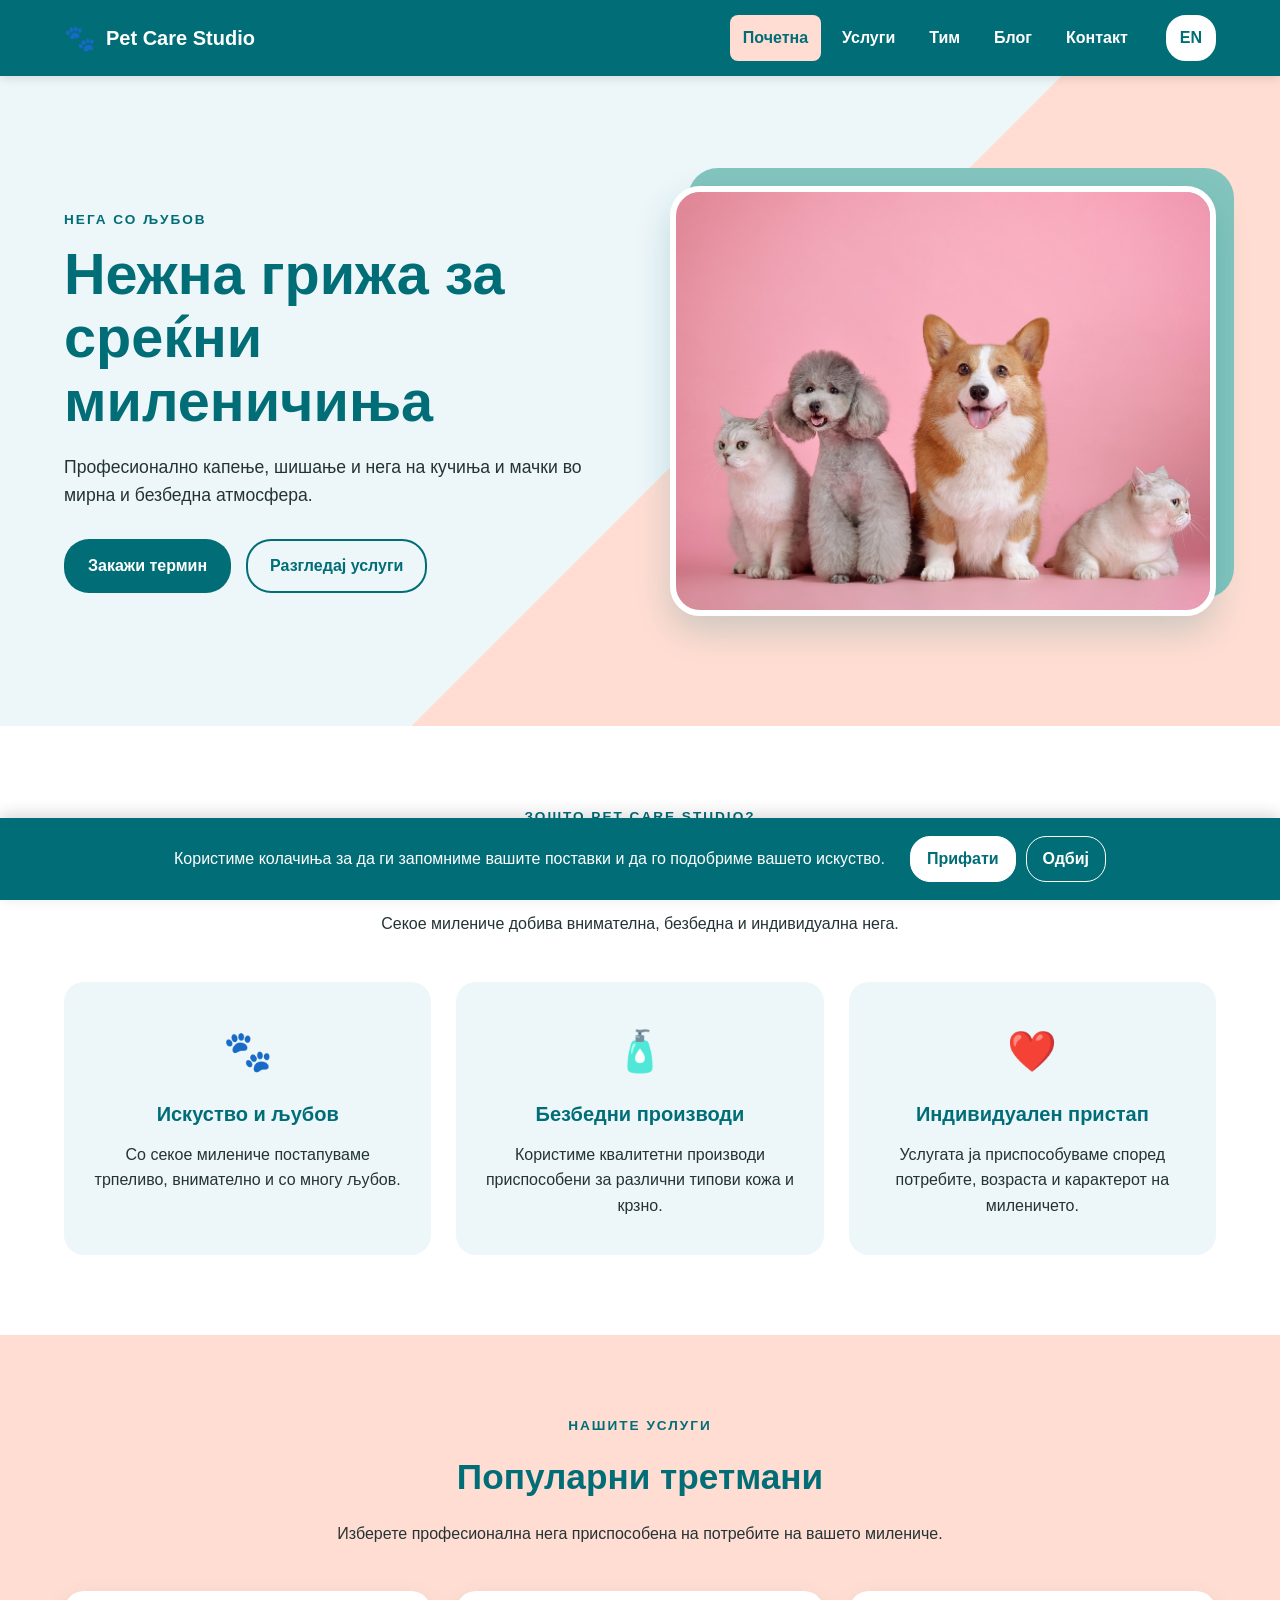
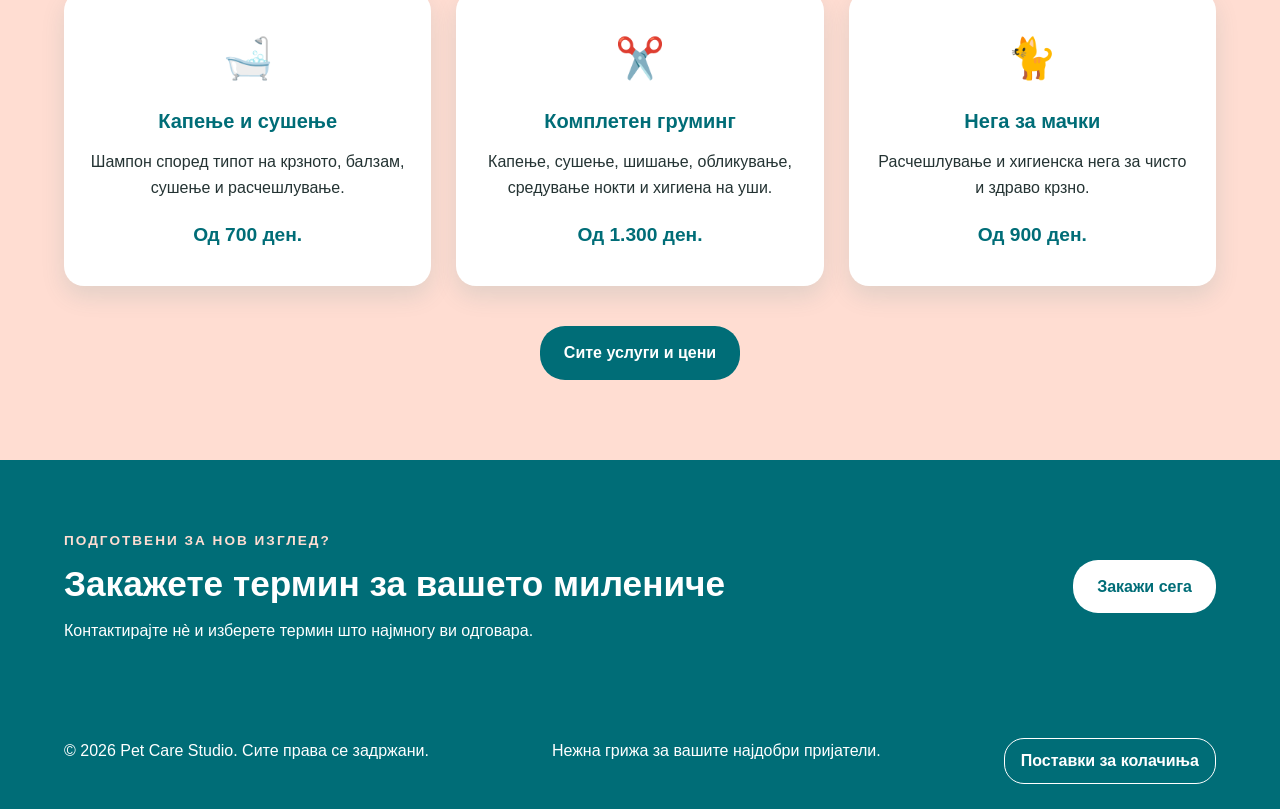
<file: index.html>
<!DOCTYPE html>
<html lang="mk">
<head>
    <meta charset="UTF-8">
    <meta name="viewport" content="width=device-width, initial-scale=1.0">
    <meta name="description" content="Pet Care Studio е салон за професионална нега на кучиња и мачки.">

    <title>Pet Care Studio | Home</title>

    <link rel="stylesheet" href="assets/css/global.css">
    <link rel="stylesheet" href="assets/css/home.css">
    <link rel="stylesheet" href="assets/css/cookies.css">
    <script src="assets/js/main.js" defer></script>



    <script src="assets/js/cookies.js" defer></script>

</head>
<body>

<header class="site-header">

    <div class="container header-container">
        <a class="logo" href="index.html">
            <span class="logo-icon">🐾</span>
            <span>Pet Care Studio</span>
        </a>

        <button class="menu-button" id="menu-button" type="button"
                aria-label="Отвори мени"
                aria-expanded="false">
            ☰
        </button>

        <nav class="main-navigation" id="main-navigation" aria-label="Главна навигација">

            <ul>
                <li>
                    <a class="active" href="index.html">Почетна</a>
                </li>
                <li>
                    <a href="services.html">Услуги</a>
                </li>
                <li>
                    <a href="team.html">Тим</a>
                </li>
                <li>
                    <a href="blog.html">Блог</a>
                </li>
                <li>
                    <a href="contact.html">Контакт</a>
                </li>
            </ul>

        </nav>

        <a class="language-button"
           href="en/index.html"
           lang="en">
            EN
        </a>

    </div>
</header>

<main>

    <section class="hero-section">
        <div class="container hero-container">

            <div class="hero-content">
                <p class="section-label">НЕГА СО ЉУБОВ</p>
                <h1>Нежна грижа за среќни миленичиња</h1>
                <p class="hero-description">Професионално капење, шишање и нега на кучиња и мачки во мирна и безбедна
                    атмосфера.</p>

                <div class="hero-buttons">
                    <a class="button primary-button" href="contact.html">Закажи термин</a>
                    <a class="button secondary-button" href="services.html">Разгледај услуги</a>
                </div>
            </div>

            <div class="hero-image">
                <img src="assets/images/hero-pets.jpg" alt="Две кучиња и две мачки на розова позадина">
            </div>

        </div>
    </section>

    <section class="benefits-section">
        <div class="container">

            <div class="section-heading">
                <p class="section-label">ЗОШТО PET CARE STUDIO?</p>
                <h2>Нега на која можете да ѝ верувате</h2>
                <p>
                    Секое милениче добива внимателна, безбедна и
                    индивидуална нега.
                </p>
            </div>

            <div class="benefits-grid">

                <article class="benefit-card">
                    <span class="benefit-icon" aria-hidden="true">🐾</span>
                    <h3>Искуство и љубов</h3>
                    <p>
                        Со секое милениче постапуваме трпеливо,
                        внимателно и со многу љубов.
                    </p>
                </article>

                <article class="benefit-card">
                    <span class="benefit-icon" aria-hidden="true">🧴</span>
                    <h3>Безбедни производи</h3>
                    <p>
                        Користиме квалитетни производи приспособени
                        за различни типови кожа и крзно.
                    </p>
                </article>

                <article class="benefit-card">
                    <span class="benefit-icon" aria-hidden="true">❤️</span>
                    <h3>Индивидуален пристап</h3>
                    <p>
                        Услугата ја приспособуваме според потребите,
                        возраста и карактерот на миленичето.
                    </p>
                </article>

            </div>
        </div>
    </section>


    <section class="services-preview-section">
        <div class="container">

            <div class="section-heading">
                <p class="section-label">НАШИТЕ УСЛУГИ</p>
                <h2>Популарни третмани</h2>
                <p>
                    Изберете професионална нега приспособена
                    на потребите на вашето милениче.
                </p>
            </div>

            <div class="services-preview-grid">

                <article class="service-preview-card">
                    <span class="service-icon" aria-hidden="true">🛁</span>
                    <h3>Капење и сушење</h3>
                    <p>
                        Шампон според типот на крзното, балзам,
                        сушење и расчешлување.
                    </p>
                    <p class="service-price">Од 700 ден.</p>
                </article>

                <article class="service-preview-card">
                    <span class="service-icon" aria-hidden="true">✂️</span>
                    <h3>Комплетен груминг</h3>
                    <p>
                        Капење, сушење, шишање, обликување,
                        средување нокти и хигиена на уши.
                    </p>
                    <p class="service-price">Од 1.300 ден.</p>
                </article>

                <article class="service-preview-card">
                    <span class="service-icon" aria-hidden="true">🐈</span>
                    <h3>Нега за мачки</h3>
                    <p>
                        Расчешлување и хигиенска нега
                        за чисто и здраво крзно.
                    </p>
                    <p class="service-price">Од 900 ден.</p>
                </article>

            </div>

            <div class="section-action">
                <a class="button primary-button" href="services.html">
                    Сите услуги и цени
                </a>
            </div>

        </div>
    </section>

    <section class="appointment-section">
        <div class="container appointment-container">

            <div class="appointment-content">
                <p class="section-label">ПОДГОТВЕНИ ЗА НОВ ИЗГЛЕД?</p>

                <h2>Закажете термин за вашето милениче</h2>

                <p>
                    Контактирајте нè и изберете термин што
                    најмногу ви одговара.
                </p>
            </div>

            <a class="button appointment-button" href="contact.html">
                Закажи сега
            </a>

        </div>
    </section>

</main>

<footer class="site-footer">
    <div class="container footer-container">
        <p>© 2026 Pet Care Studio. Сите права се задржани.</p>
        <p>Нежна грижа за вашите најдобри пријатели.</p>
        <button id="cookieSettings" type="button">Поставки за колачиња</button>
    </div>
</footer>

</body>
</html>
</file>
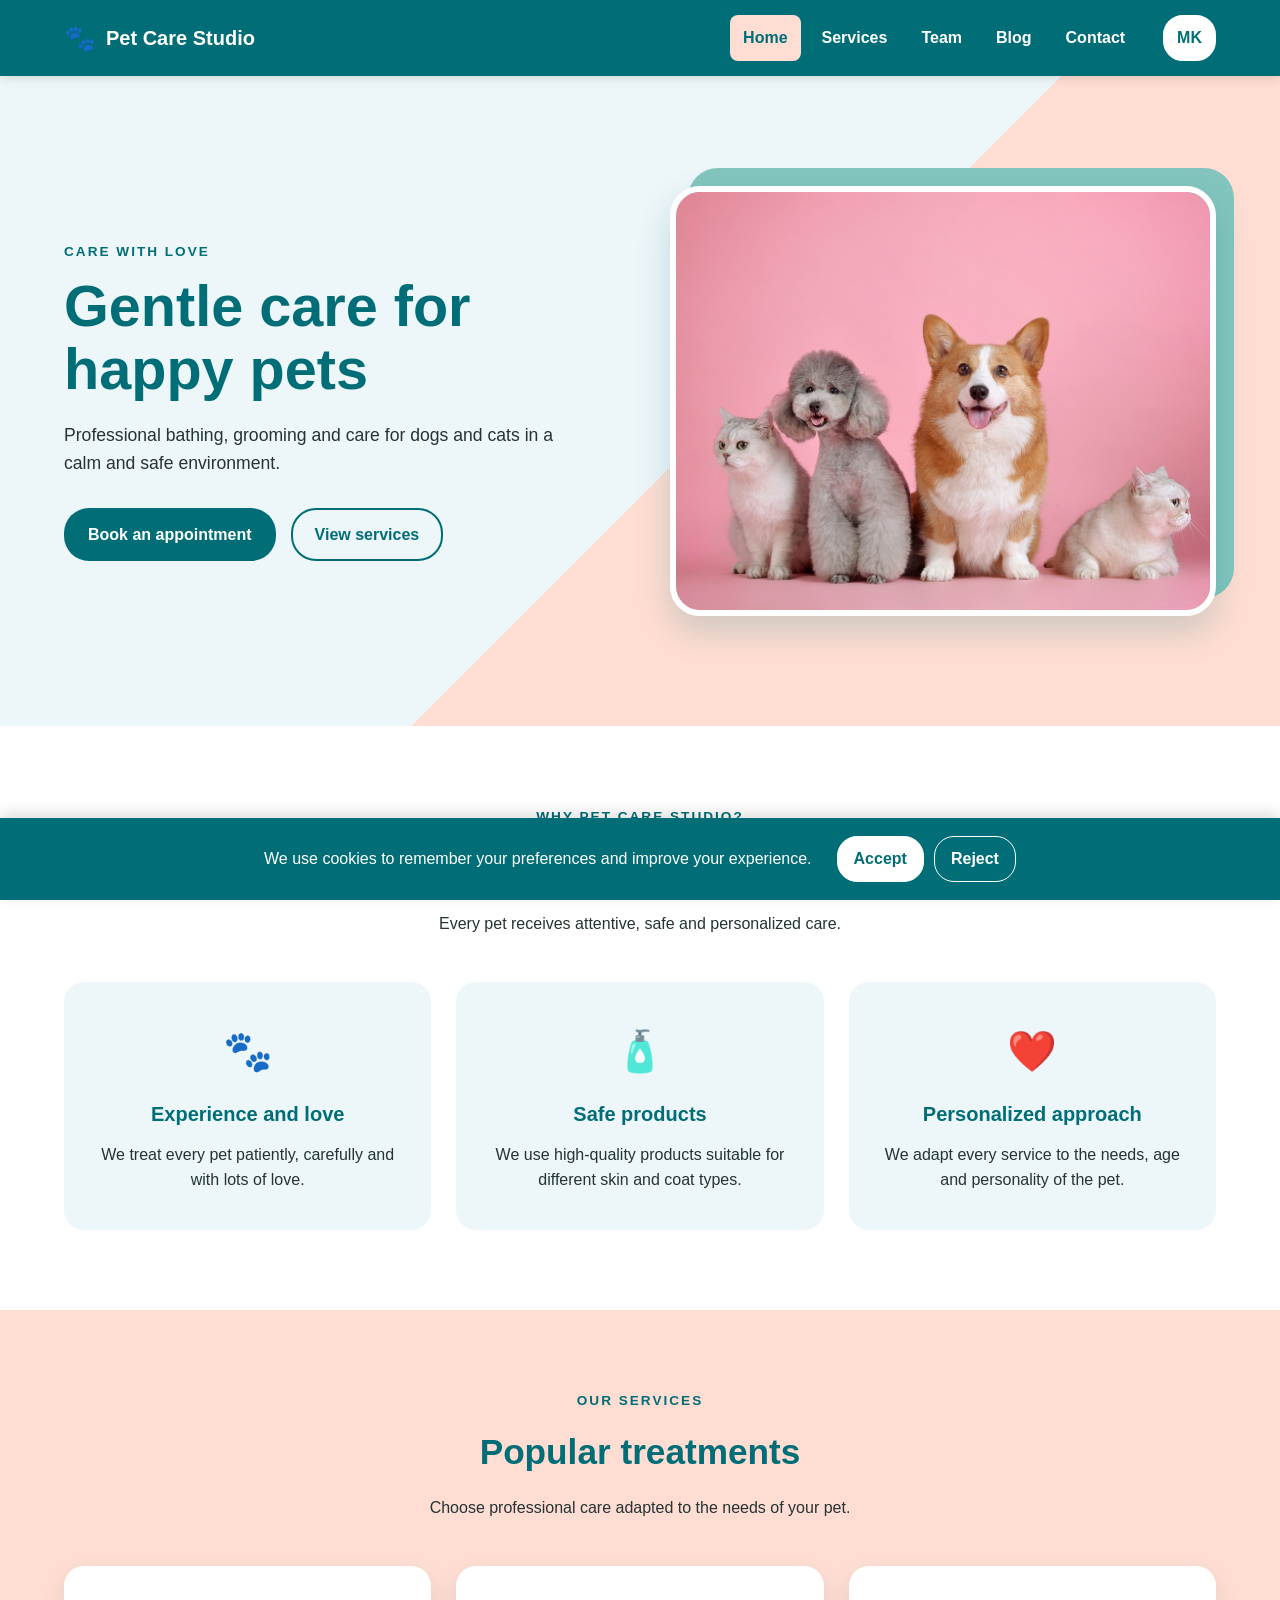
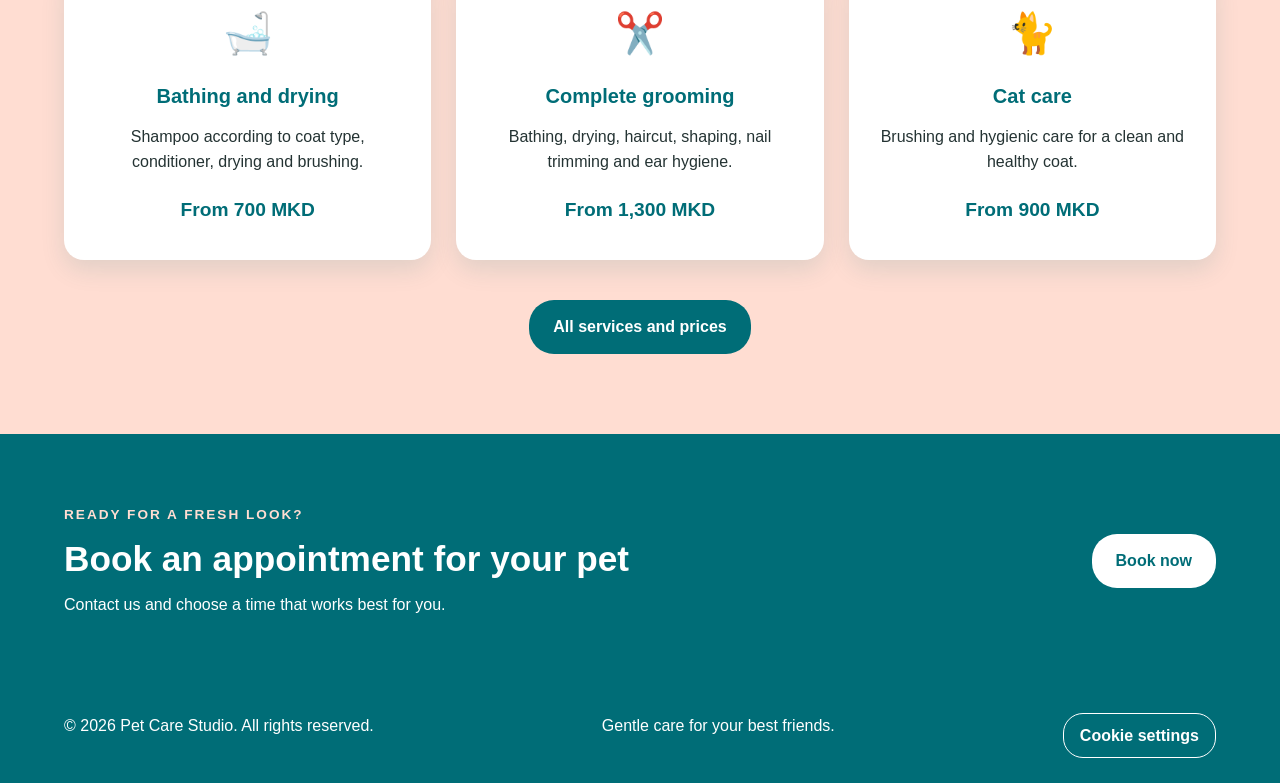
<file: en/index.html>
<!DOCTYPE html>
<html lang="en">
<head>
    <meta charset="UTF-8">
    <meta name="viewport"
          content="width=device-width, initial-scale=1.0">

    <meta name="description"
          content="Pet Care Studio is a professional grooming salon for dogs and cats.">

    <title>Pet Care Studio | Home</title>

    <link rel="stylesheet" href="../assets/css/global.css">
    <link rel="stylesheet" href="../assets/css/cookies.css">
    <link rel="stylesheet" href="../assets/css/home.css">

    <script src="../assets/js/main.js" defer></script>
    <script src="../assets/js/cookies.js" defer></script>
</head>

<body>

<header class="site-header">
    <div class="container header-container">

        <a class="logo" href="index.html">
            <span class="logo-icon">🐾</span>
            <span>Pet Care Studio</span>
        </a>

        <button class="menu-button"
                id="menu-button"
                type="button"
                aria-label="Open menu"
                aria-expanded="false">
            ☰
        </button>

        <nav class="main-navigation"
             id="main-navigation"
             aria-label="Main navigation">

            <ul>
                <li>
                    <a class="active" href="index.html">
                        Home
                    </a>
                </li>

                <li>
                    <a href="services.html">
                        Services
                    </a>
                </li>

                <li>
                    <a href="team.html">
                        Team
                    </a>
                </li>

                <li>
                    <a href="blog.html">
                        Blog
                    </a>
                </li>

                <li>
                    <a href="contact.html">
                        Contact
                    </a>
                </li>
            </ul>
        </nav>

        <a class="language-button"
           href="../index.html"
           lang="mk">
            MK
        </a>

    </div>
</header>

<main>

    <section class="hero-section">
        <div class="container hero-container">

            <div class="hero-content">

                <p class="section-label">
                    CARE WITH LOVE
                </p>

                <h1>
                    Gentle care for happy pets
                </h1>

                <p class="hero-description">
                    Professional bathing, grooming and care for dogs
                    and cats in a calm and safe environment.
                </p>

                <div class="hero-buttons">

                    <a class="button primary-button"
                       href="contact.html">
                        Book an appointment
                    </a>

                    <a class="button secondary-button"
                       href="services.html">
                        View services
                    </a>

                </div>
            </div>

            <div class="hero-image">
                <img src="../assets/images/hero-pets.jpg"
                     alt="Two dogs and two cats on a pink background">
            </div>

        </div>
    </section>

    <section class="benefits-section">
        <div class="container">

            <div class="section-heading">
                <p class="section-label">WHY PET CARE STUDIO?</p>
                <h2>Care you can trust</h2>
                <p>
                    Every pet receives attentive, safe and
                    personalized care.
                </p>
            </div>

            <div class="benefits-grid">

                <article class="benefit-card">
                    <span class="benefit-icon" aria-hidden="true">🐾</span>
                    <h3>Experience and love</h3>
                    <p>
                        We treat every pet patiently, carefully
                        and with lots of love.
                    </p>
                </article>

                <article class="benefit-card">
                    <span class="benefit-icon" aria-hidden="true">🧴</span>
                    <h3>Safe products</h3>
                    <p>
                        We use high-quality products suitable for
                        different skin and coat types.
                    </p>
                </article>

                <article class="benefit-card">
                    <span class="benefit-icon" aria-hidden="true">❤️</span>
                    <h3>Personalized approach</h3>
                    <p>
                        We adapt every service to the needs, age
                        and personality of the pet.
                    </p>
                </article>

            </div>
        </div>
    </section>

    <section class="services-preview-section">
        <div class="container">

            <div class="section-heading">
                <p class="section-label">OUR SERVICES</p>
                <h2>Popular treatments</h2>
                <p>
                    Choose professional care adapted to the
                    needs of your pet.
                </p>
            </div>

            <div class="services-preview-grid">

                <article class="service-preview-card">
                    <span class="service-icon" aria-hidden="true">🛁</span>
                    <h3>Bathing and drying</h3>
                    <p>
                        Shampoo according to coat type, conditioner,
                        drying and brushing.
                    </p>
                    <p class="service-price">From 700 MKD</p>
                </article>

                <article class="service-preview-card">
                    <span class="service-icon" aria-hidden="true">✂️</span>
                    <h3>Complete grooming</h3>
                    <p>
                        Bathing, drying, haircut, shaping,
                        nail trimming and ear hygiene.
                    </p>
                    <p class="service-price">From 1,300 MKD</p>
                </article>

                <article class="service-preview-card">
                    <span class="service-icon" aria-hidden="true">🐈</span>
                    <h3>Cat care</h3>
                    <p>
                        Brushing and hygienic care
                        for a clean and healthy coat.
                    </p>
                    <p class="service-price">From 900 MKD</p>
                </article>

            </div>

            <div class="section-action">
                <a class="button primary-button" href="services.html">
                    All services and prices
                </a>
            </div>

        </div>
    </section>

    <section class="appointment-section">
        <div class="container appointment-container">

            <div class="appointment-content">
                <p class="section-label">READY FOR A FRESH LOOK?</p>

                <h2>Book an appointment for your pet</h2>

                <p>
                    Contact us and choose a time that
                    works best for you.
                </p>
            </div>

            <a class="button appointment-button" href="contact.html">
                Book now
            </a>

        </div>
    </section>

</main>

<footer class="site-footer">
    <div class="container footer-container">

        <p>
            © 2026 Pet Care Studio. All rights reserved.
        </p>

        <p>
            Gentle care for your best friends.
        </p>
        <button id="cookieSettings" type="button">Cookie Settings</button>

    </div>
</footer>

</body>
</html>
</file>
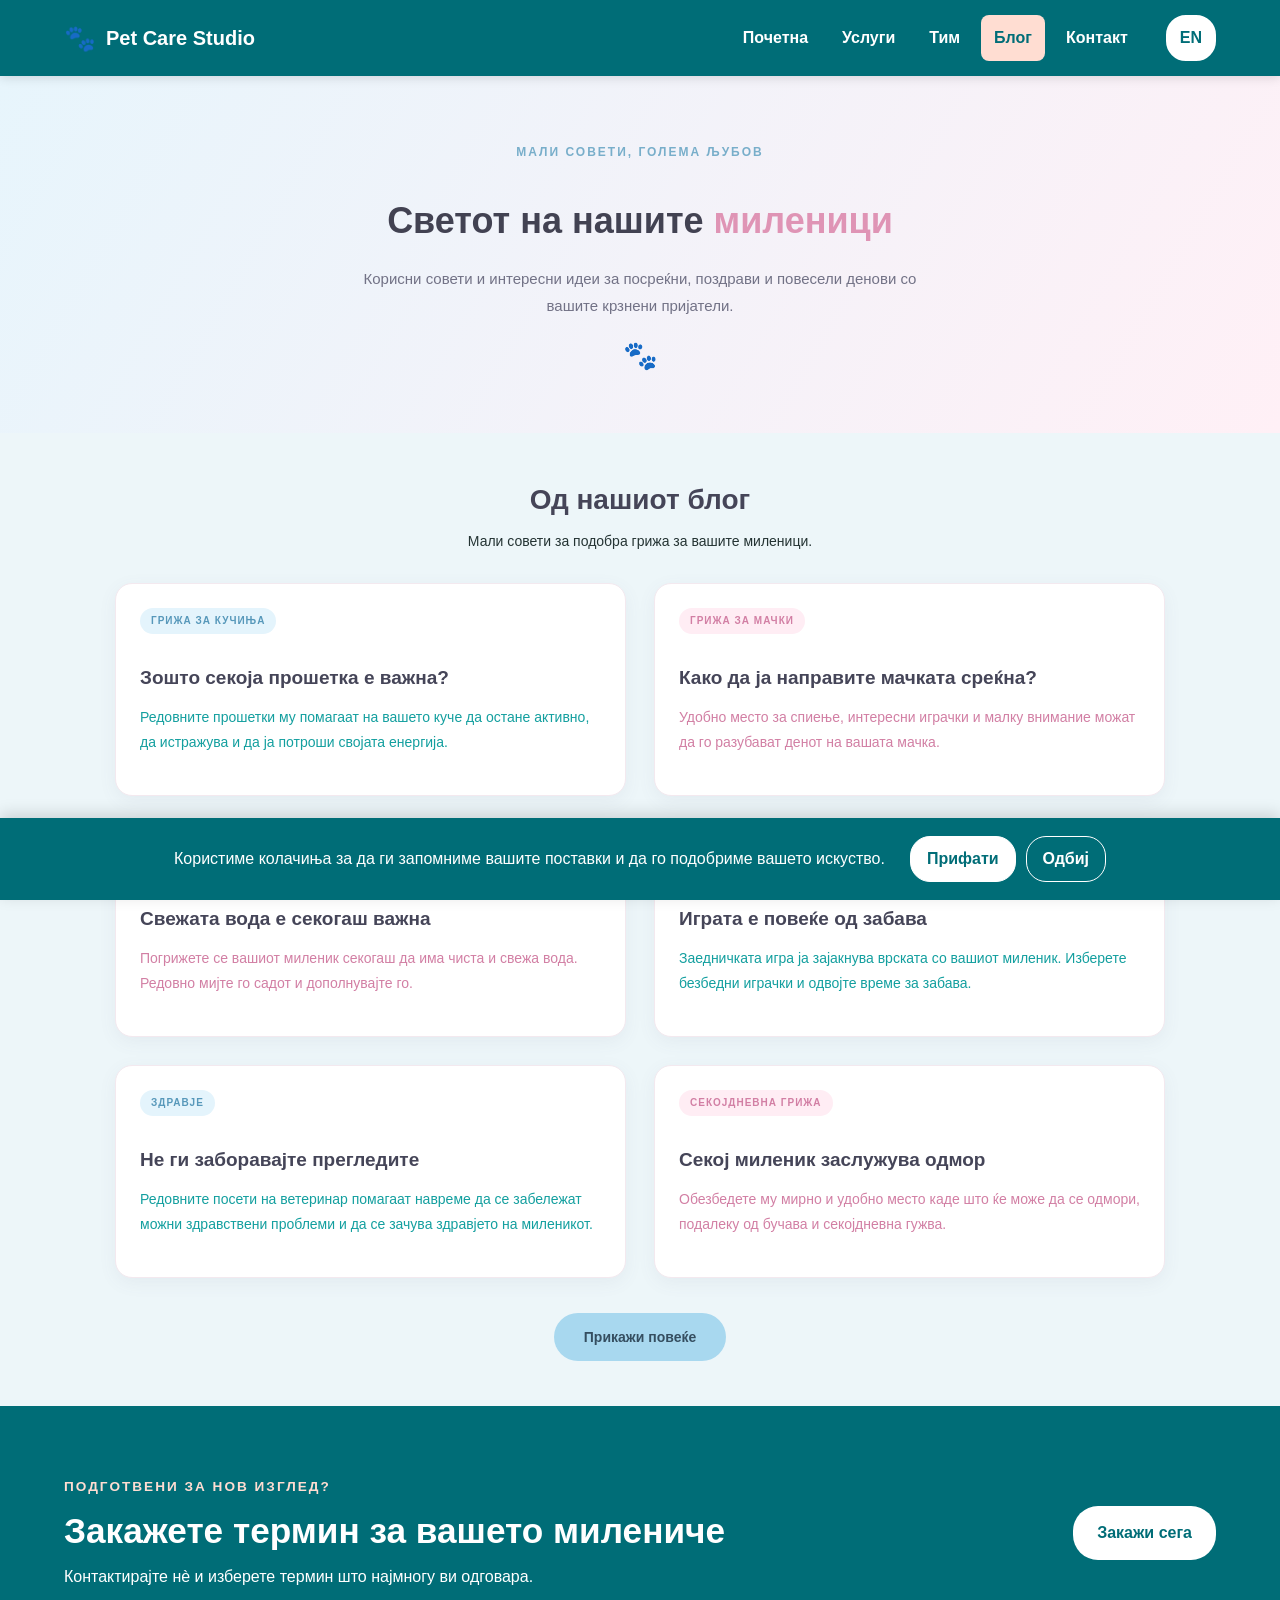
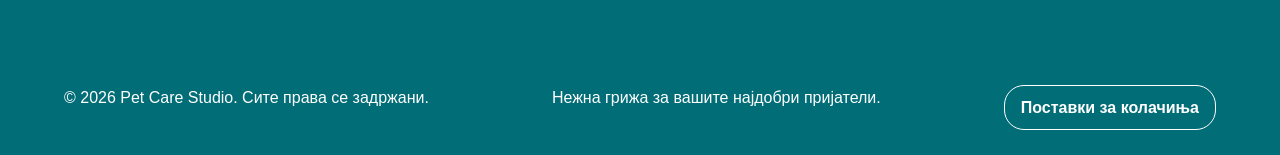
<file: blog.html>
<!DOCTYPE html>
<html lang="mk">
<head>
    <meta charset="UTF-8">
    <meta name="viewport" content="width=device-width, initial-scale=1.0">
    <meta name="description" content="Pet Care Studio е салон за професионална нега на кучиња и мачки.">

    <title>Pet Care Studio | Блог</title>

    <link rel="stylesheet" href="assets/css/global.css">
    <link rel="stylesheet" href="assets/css/home.css">
    <link rel="stylesheet" href="assets/css/blog.css">
    <link rel="stylesheet" href="assets/css/cookies.css">


    <script src="assets/js/main.js" defer></script>
    <script src="assets/js/blog.js" defer></script>
    <script src="assets/js/cookies.js" defer></script>
</head>
<body>

<header class="site-header">

    <div class="container header-container">
        <a class="logo" href="index.html">
            <span class="logo-icon">🐾</span>
            <span>Pet Care Studio</span>
        </a>

        <button class="menu-button" id="menu-button" type="button"
                aria-label="Отвори мени"
                aria-expanded="false">
            ☰
        </button>

        <nav class="main-navigation" id="main-navigation" aria-label="Главна навигација">

            <ul>
                <li>
                    <a href="index.html">Почетна</a>
                </li>
                <li>
                    <a href="services.html">Услуги</a>
                </li>
                <li>
                    <a href="team.html">Тим</a>
                </li>
                <li>
                    <a class="active" href="blog.html">Блог</a>
                </li>
                <li>
                    <a href="contact.html">Контакт</a>
                </li>
            </ul>

        </nav>

        <a class="language-button" href="en/blog.html" lang="en">EN</a>
    </div>
</header>



<section class="blog-intro">
    <p class="small-title">МАЛИ СОВЕТИ, ГОЛЕМА ЉУБОВ</p>

    <h1>Светот на нашите <span>миленици</span></h1>

    <p class="intro-text">
        Корисни совети и интересни идеи за посреќни,
        поздрави и повесели денови со вашите крзнени пријатели.
    </p>

    <div class="paw">🐾</div>
</section>

<main class="blog-container">

    <div class="section-heading">
        <h2>Од нашиот блог</h2>
        <p>Мали совети за подобра грижа за вашите миленици.</p>
    </div>

    <div class="blog-grid">

        <article class="blog-card">
            <div class="card-content">
                <span class="category blue">ГРИЖА ЗА КУЧИЊА</span>
                <h3>Зошто секоја прошетка е важна?</h3>
                <p>Редовните прошетки му помагаат на вашето куче да остане активно, да истражува и да ја потроши својата енергија.</p>
            </div>
        </article>

        <article class="blog-card">
            <div class="card-content">
                <span class="category pink">ГРИЖА ЗА МАЧКИ</span>
                <h3>Како да ја направите мачката среќна?</h3>
                <p>Удобно место за спиење, интересни играчки и малку внимание можат да го разубават денот на вашата мачка.</p>
            </div>
        </article>

        <article class="blog-card">
            <div class="card-content">
                <span class="category pink">ИСХРАНА</span>
                <h3>Свежата вода е секогаш важна</h3>
                <p>Погрижете се вашиот миленик секогаш да има чиста и свежа вода. Редовно мијте го садот и дополнувајте го.</p>
            </div>
        </article>

        <article class="blog-card">
            <div class="card-content">
                <span class="category blue">ИГРА И ЗАБАВА</span>
                <h3>Играта е повеќе од забава</h3>
                <p>Заедничката игра ја зајакнува врската со вашиот миленик. Изберете безбедни играчки и одвојте време за забава.</p>
            </div>
        </article>

        <article class="blog-card">
            <div class="card-content">
                <span class="category blue">ЗДРАВЈЕ</span>
                <h3>Не ги заборавајте прегледите</h3>
                <p>Редовните посети на ветеринар помагаат навреме да се забележат можни здравствени проблеми и да се зачува здравјето на миленикот.</p>
            </div>
        </article>

        <article class="blog-card">
            <div class="card-content">
                <span class="category pink">СЕКОЈДНЕВНА ГРИЖА</span>
                <h3>Секој миленик заслужува одмор</h3>
                <p>Обезбедете му мирно и удобно место каде што ќе може да се одмори, подалеку од бучава и секојдневна гужва.</p>
            </div>
        </article>

        <article class="blog-card extra-post">
            <div class="card-content">
                <span class="category pink">НЕГА</span>
                <h3>Како правилно да го негувате крзното?</h3>
                <p>Редовното четкање помага крзното да биде негувано. Изберете четка што одговара на типот на крзното на вашиот миленик.</p>
            </div>
        </article>

        <article class="blog-card extra-post">
            <div class="card-content">
                <span class="category blue">ДРУЖЕЊЕ</span>
                <h3>Времето поминато заедно е најважно</h3>
                <p>Вниманието, трпението и заедничките активности му помагаат на миленикот да се чувствува сакано и сигурно.</p>
            </div>
        </article>

    </div>

    <div class="more-section">
        <button id="showMoreBtn" type="button">Прикажи повеќе</button>
    </div>

</main>


<section class="appointment-section">
    <div class="container appointment-container">

        <div class="appointment-content">
            <p class="section-label">ПОДГОТВЕНИ ЗА НОВ ИЗГЛЕД?</p>

            <h2>Закажете термин за вашето милениче</h2>

            <p>
                Контактирајте нè и изберете термин што
                најмногу ви одговара.
            </p>
        </div>

        <a class="button appointment-button" href="contact.html">
            Закажи сега
        </a>

    </div>
</section>



<footer class="site-footer">
    <div class="container footer-container">
        <p>© 2026 Pet Care Studio. Сите права се задржани.</p>
        <p>Нежна грижа за вашите најдобри пријатели.</p>
        <button id="cookieSettings" type="button">Поставки за колачиња</button>
    </div>
</footer>

</body>
</html>
</file>
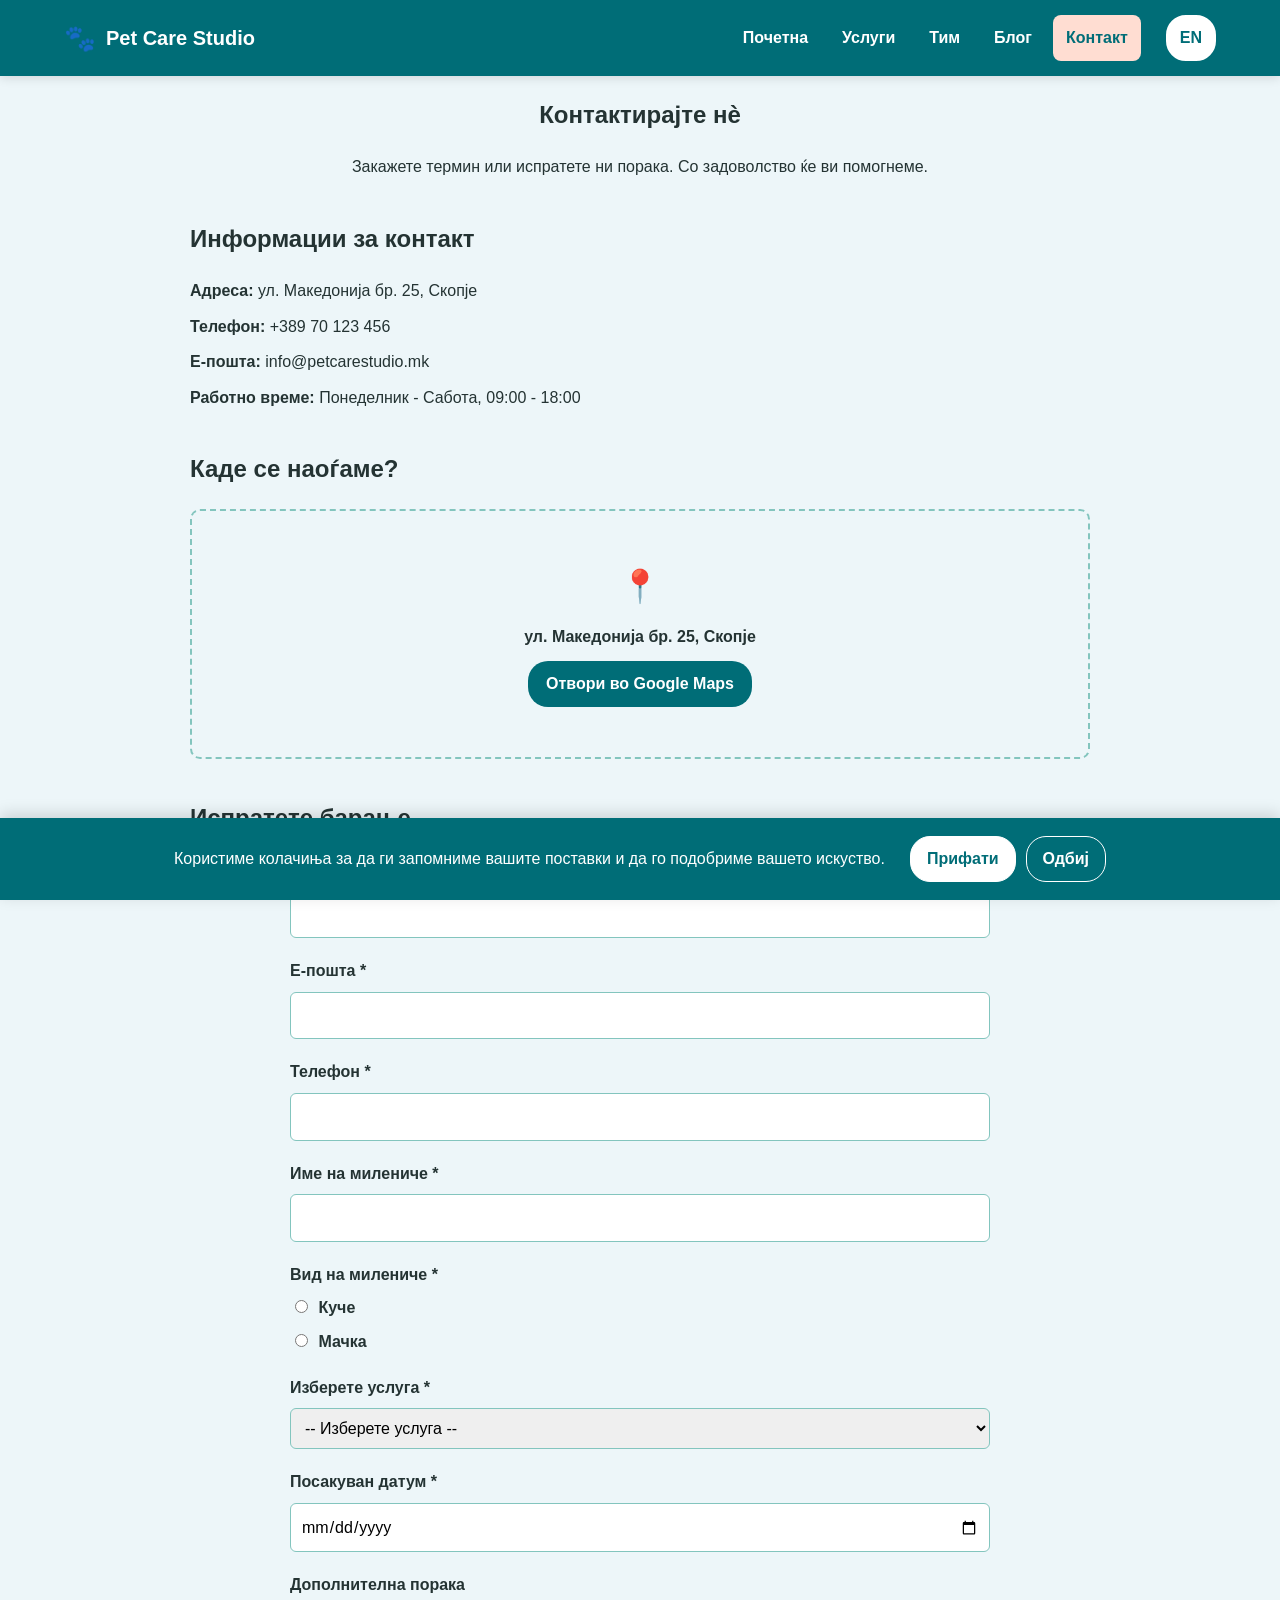
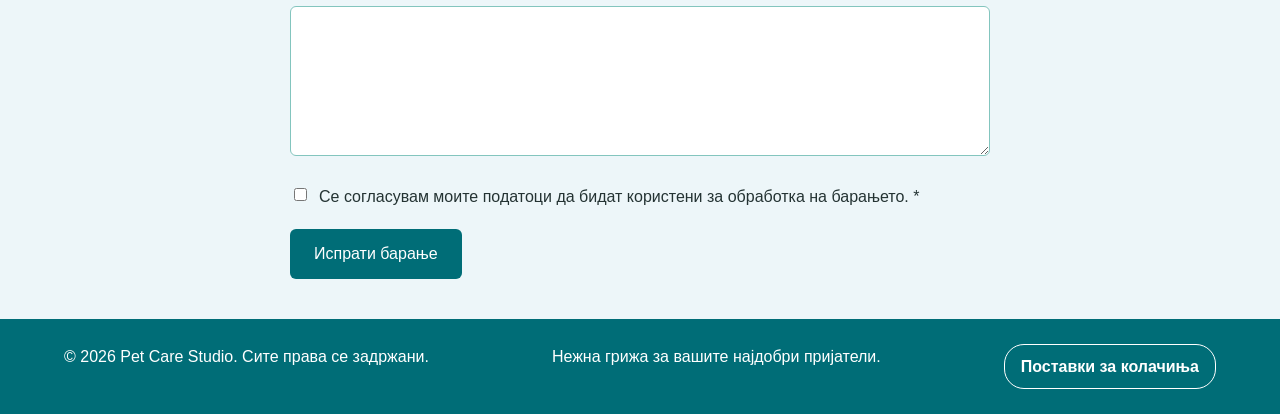
<file: contact.html>
<!DOCTYPE html>
<html lang="mk">
<head>
    <meta charset="UTF-8">
    <meta name="viewport" content="width=device-width, initial-scale=1.0">
    <meta name="description" content="Контактирајте го Pet Care Studio и закажете термин за нега на вашето милениче.">

    <title>Pet Care Studio | Контакт</title>

    <link rel="stylesheet" href="assets/css/global.css">
    <link rel="stylesheet" href="assets/css/contact.css">
    <link rel="stylesheet" href="assets/css/cookies.css">

    <script src="assets/js/main.js" defer></script>
    <script src="assets/js/contact.js" defer></script>
    <script src="assets/js/cookies.js" defer></script>
</head>
<body>

    <header class="site-header">

        <div class="container header-container">
            <a class="logo" href="index.html">
                <span class="logo-icon">🐾</span>
                <span>Pet Care Studio</span>
            </a>

            <button class="menu-button" id="menu-button" type="button"
                    aria-label="Отвори мени"
                    aria-expanded="false">
                ☰
            </button>

            <nav class="main-navigation" id="main-navigation" aria-label="Главна навигација">

                <ul>
                    <li>
                        <a href="index.html">Почетна</a>
                    </li>
                    <li>
                        <a href="services.html">Услуги</a>
                    </li>
                    <li>
                        <a href="team.html">Тим</a>
                    </li>
                    <li>
                        <a href="blog.html">Блог</a>
                    </li>
                    <li>
                        <a class="active" href="contact.html">Контакт</a>
                    </li>
                </ul>

            </nav>

            <a class="language-button"
               href="en/contact.html"
               lang="en">
                EN
            </a>

        </div>
    </header>


<main>
    <section class="contact-intro">
        <h1>Контактирајте нè</h1>
        <p>Закажете термин или испратете ни порака. Со задоволство ќе ви помогнеме.</p>
    </section>

    <section class="contact-info">
        <h2>Информации за контакт</h2>

        <p><strong>Адреса:</strong> ул. Македонија бр. 25, Скопје</p>
        <p><strong>Телефон:</strong> +389 70 123 456</p>
        <p><strong>Е-пошта:</strong> info@petcarestudio.mk</p>
        <p><strong>Работно време:</strong> Понеделник - Сабота, 09:00 - 18:00</p>
    </section>

    <section class="map">
        <h2>Каде се наоѓаме?</h2>

        <div class="map-placeholder">
            <span class="map-icon" aria-hidden="true">📍</span>
            <p>ул. Македонија бр. 25, Скопје</p>

            <a href="https://www.google.com/maps/search/?api=1&query=Macedonia+Street+25+Skopje"
               target="_blank"
               rel="noopener noreferrer">
                Отвори во Google Maps
            </a>
        </div>
    </section>

    <section class="contact-form-section">
        <h2>Испратете барање</h2>

        <form id="contactForm" novalidate>

            <div class="form-group">
                <label for="fullName">Име и презиме *</label>
                <input type="text" id="fullName" name="fullName">
                <small class="error-message" id="fullNameError"></small>
            </div>

            <div class="form-group">
                <label for="email">Е-пошта *</label>
                <input type="email" id="email" name="email">
                <small class="error-message" id="emailError"></small>
            </div>

            <div class="form-group">
                <label for="phone">Телефон *</label>
                <input type="tel" id="phone" name="phone">
                <small class="error-message" id="phoneError"></small>
            </div>

            <div class="form-group">
                <label for="petName">Име на милениче *</label>
                <input type="text" id="petName" name="petName">
                <small class="error-message" id="petNameError"></small>
            </div>

            <div class="form-group">
                <p>Вид на милениче *</p>

                <label>
                    <input type="radio" name="petType" value="dog">
                    Куче
                </label>

                <label>
                    <input type="radio" name="petType" value="cat">
                    Мачка
                </label>

                <small class="error-message" id="petTypeError"></small>
            </div>

            <div class="form-group">
                <label for="service">Изберете услуга *</label>

                <select id="service" name="service">
                    <option value="">-- Изберете услуга --</option>
                    <option value="basic-care">Капење и сушење</option>
                    <option value="grooming">Комплетен груминг</option>
                    <option value="puppy">Прва посета за кученце</option>
                    <option value="cat-care">Нега за мачки</option>
                    <option value="nails">Скратување нокти</option>
                    <option value="teeth">Освежување на заби</option>
                </select>

                <small class="error-message" id="serviceError"></small>
            </div>

            <div class="form-group">
                <label for="date">Посакуван датум *</label>
                <input type="date" id="date" name="date">
                <small class="error-message" id="dateError"></small>
            </div>

            <div class="form-group">
                <label for="message">Дополнителна порака</label>
                <textarea id="message" name="message" rows="5"></textarea>
            </div>

            <div class="form-group checkbox-group">
                <label>
                    <input type="checkbox" id="consent" name="consent">
                    Се согласувам моите податоци да бидат користени за обработка на барањето. *
                </label>

                <small class="error-message" id="consentError"></small>
            </div>

            <button type="submit">Испрати барање</button>

            <p id="successMessage" class="success-message"></p>

        </form>
    </section>
</main>

    <footer class="site-footer">
        <div class="container footer-container">
            <p>© 2026 Pet Care Studio. Сите права се задржани.</p>
            <p>Нежна грижа за вашите најдобри пријатели.</p>
            <button id="cookieSettings" type="button">Поставки за колачиња</button>
        </div>
    </footer>

</body>
</html>
</file>
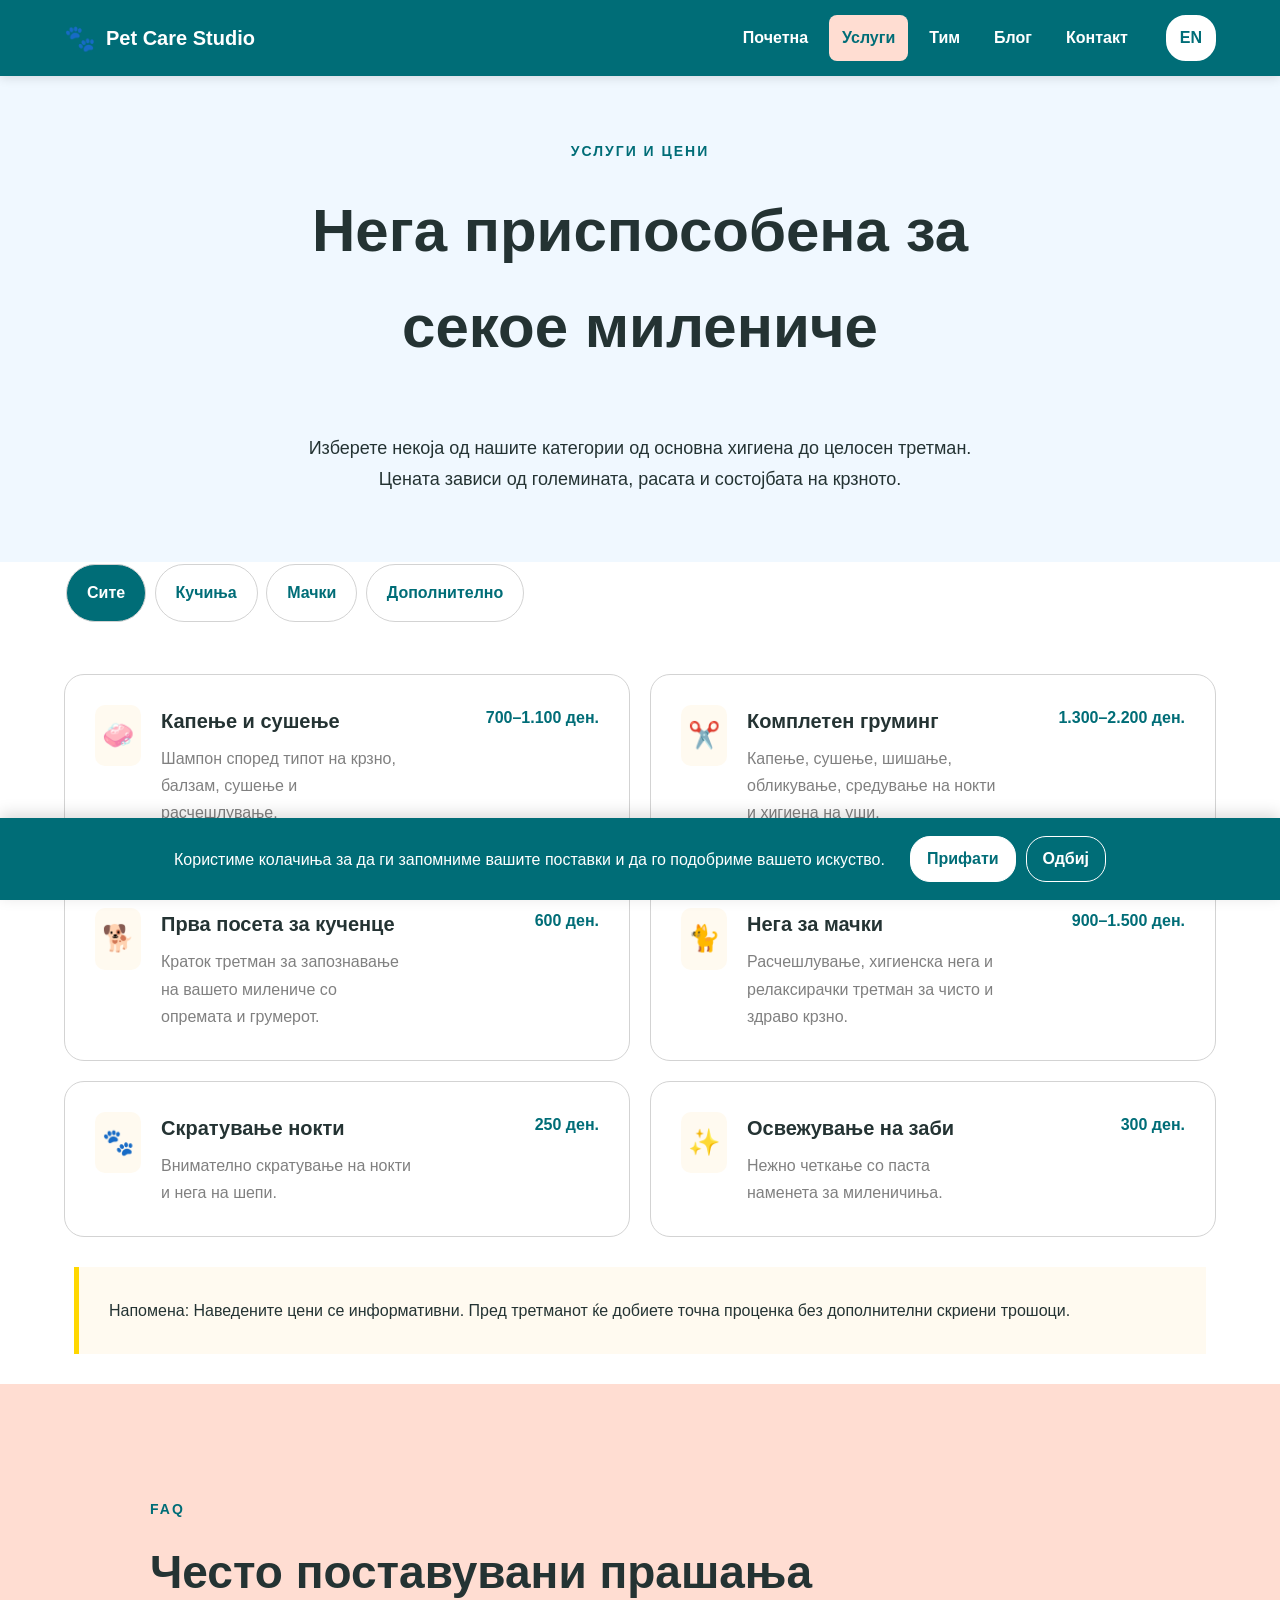
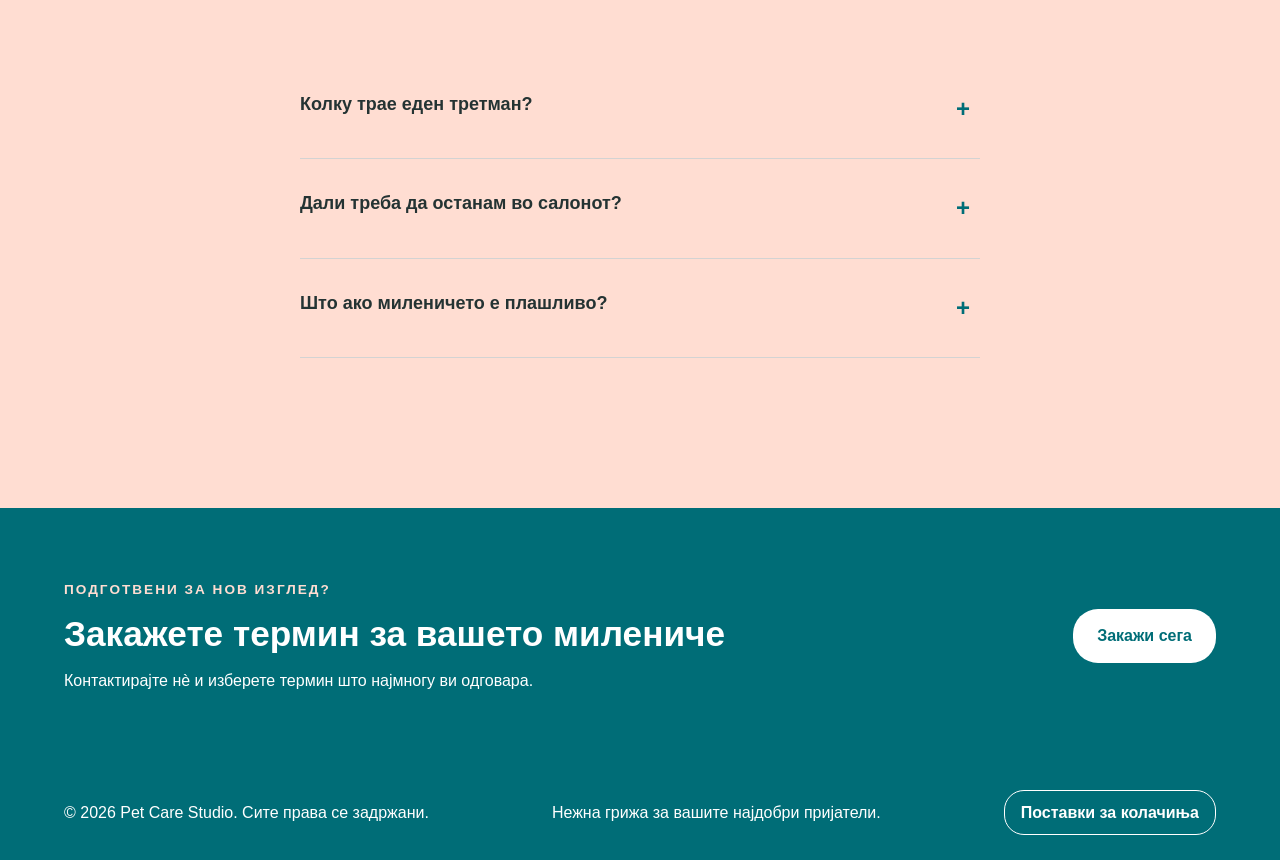
<file: services.html>
<!DOCTYPE html>
<html lang="mk">
<head>
    <meta charset="UTF-8">
    <meta name="viewport" content="width=device-width, initial-scale=1.0">
    <meta name="description" content="Pet Care Studio е салон за професионална нега на кучиња и мачки.">

    <title>Pet Care Studio | Услуги</title>

    <link rel="stylesheet" href="assets/css/global.css">
    <link rel="stylesheet" href="assets/css/services.css">
    <link rel="stylesheet" href="assets/css/cookies.css">
    <script src="assets/js/main.js" defer></script>
    <script src="assets/js/services.js" defer></script>
    <script src="assets/js/cookies.js" defer></script>
</head>
<body>

<header class="site-header">
    <div class="container header-container">

        <a class="logo" href="index.html">
            <span class="logo-icon">🐾</span>
            <span>Pet Care Studio</span>
        </a>

        <button class="menu-button" id="menu-button" type="button"
                aria-label="Отвори мени"
                aria-expanded="false">
            ☰
        </button>

        <nav class="main-navigation" id="main-navigation"
             aria-label="Главна навигација">
            <ul>
                <li>
                    <a href="index.html">Почетна</a>
                </li>
                <li>
                    <a class="active" href="services.html">Услуги</a>
                </li>
                <li>
                    <a href="team.html">Тим</a>
                </li>
                <li>
                    <a href="blog.html">Блог</a>
                </li>
                <li>
                    <a href="contact.html">Контакт</a>
                </li>
            </ul>
        </nav>

        <a class="language-button"
           href="en/services.html"
           lang="en">
            EN
        </a>

    </div>
</header>

<main>
    <div class="services-page">
        <p>УСЛУГИ И ЦЕНИ</p>
        <h1>Нега приспособена за секое милениче</h1>
        <p>Изберете некоја од нашите категории од основна хигиена до целосен третман. Цената зависи од големината,
            расата и
            состојбата на крзното.</p>
    </div>
    <div class="container services-container">
        <div class="filters">
            <button type="button" class="filter-btn" data-filter="all">Сите</button>
            <button type="button" class="filter-btn" data-filter="dog">Кучиња</button>
            <button type="button" class="filter-btn" data-filter="cat">Мачки</button>
            <button type="button" class="filter-btn" data-filter="extra">Дополнително</button>
        </div>

        <div class="services">
            <div class="services-cards" data-category="dog">
                <span class="card-icon">🧼</span>
                <div><h2>Капење и сушење</h2>
                    <p>Шампон според типот на крзно, балзам, сушење и расчешлување.</p></div>
                <span class="price">700–1.100 ден.</span>
            </div>
            <div class="services-cards" data-category="dog">
                <span class="card-icon">✂️</span>
                <div><h2>Комплетен груминг</h2>
                    <p>Капење, сушење, шишање, обликување, средување на нокти и хигиена на уши.</p></div>
                <span class="price">1.300–2.200 ден.</span>
            </div>
            <div class="services-cards" data-category="dog">
                <span class="card-icon">🐕</span>
                <div><h2>Прва посета за кученце</h2>
                    <p>Краток третман за запознавање на вашето милениче со опремата и грумерот.</p></div>
                <span class="price">600 ден.</span>
            </div>
            <div class="services-cards" data-category="cat">
                <span class="card-icon">🐈</span>
                <div><h2>Нега за мачки</h2>
                    <p>Расчешлување, хигиенска нега и релаксирачки третман за чисто и здраво крзно.</p></div>
                <span class="price">900–1.500 ден.</span>
            </div>
            <div class="services-cards" data-category="extra">
                <span class="card-icon">🐾</span>
                <div><h2>Скратување нокти</h2>
                    <p>Внимателно скратување на нокти и нега на шепи.</p></div>
                <span class="price">250 ден.</span>
            </div>
            <div class="services-cards" data-category="extra">
                <span class="card-icon">✨</span>
                <div><h2>Освежување на заби</h2>
                    <p>Нежно четкање со паста наменета за миленичиња.</p></div>
                <span class="price">300 ден.</span>
            </div>
        </div>
        <p>Напомена: Наведените цени се информативни. Пред третманот ќе добиете точна проценка без дополнителни скриени
            трошоци.</p>
    </div>

    <div class="faq">
        <p>FAQ</p>
        <h1>Често поставувани прашања</h1>

        <div class="faq-container">
            <div class="faq-button">
                <button type="button" class="question">Колку трае еден третман?
                    <span class="faq-icon"></span>
                </button>
                <p class="answer">Вообичаено од 1 до 3 часа, зависно од големината, крзното и услугата.</p>
            </div>
            <div class="faq-button">
                <button type="button" class="question">Дали треба да останам во салонот?
                    <span class="faq-icon"></span>
                </button>
                <p class="answer">Нема потреба. Ќе ве контактираме околу 15 минути пред крајот на третманот.</p>
            </div>
            <div class="faq-button">
                <button type="button" class="question">Што ако миленичето е плашливо?
                    <span class="faq-icon"></span>
                </button>
                <p class="answer">Кажете ни однапред. Ќе резервираме подолг термин со повеќе кратки паузи.</p>
            </div>
        </div>
    </div>
    <section class="appointment-section">
        <div class="container appointment-container">

            <div class="appointment-content">
                <p class="section-label">ПОДГОТВЕНИ ЗА НОВ ИЗГЛЕД?</p>

                <h2>Закажете термин за вашето милениче</h2>

                <p>
                    Контактирајте нè и изберете термин што
                    најмногу ви одговара.
                </p>
            </div>

            <a class="button appointment-button" href="contact.html">
                Закажи сега
            </a>

        </div>
    </section>
</main>
<footer class="site-footer">
    <div class="container footer-container">
        <p>© 2026 Pet Care Studio. Сите права се задржани.</p>
        <p>Нежна грижа за вашите најдобри пријатели.</p>
        <button id="cookieSettings" type="button">Поставки за колачиња</button>
    </div>
</footer>
</body>
</html>
</file>
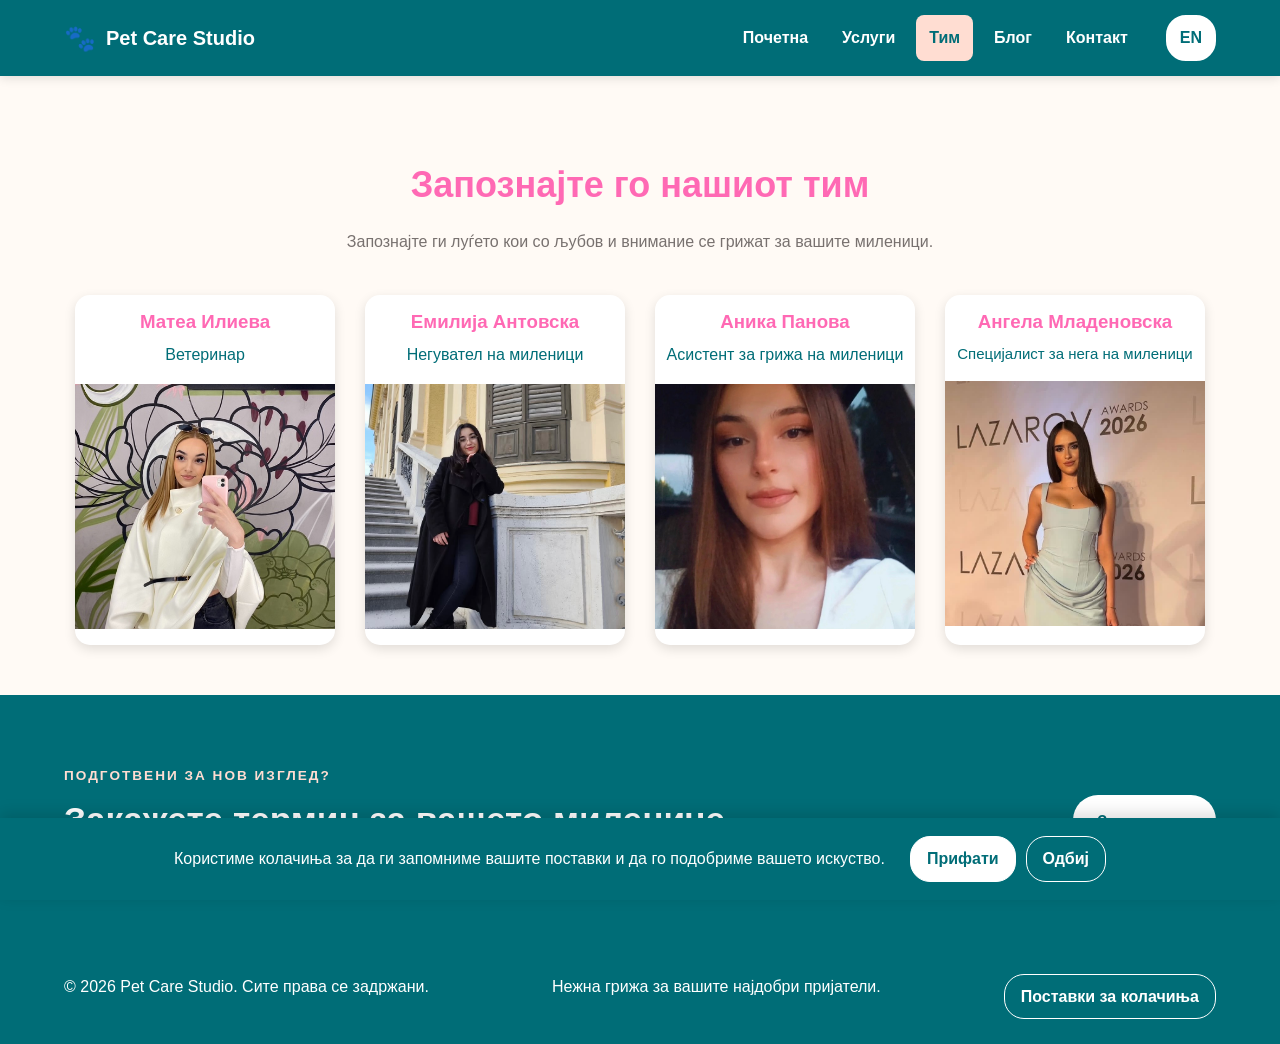
<file: team.html>
<!DOCTYPE html>
<html lang="mk">
<head>
    <meta charset="UTF-8">
    <meta name="viewport" content="width=device-width, initial-scale=1.0">
    <meta name="description" content="Pet Care Studio е салон за професионална нега на кучиња и мачки.">

    <title>Pet Care Studio | Тим</title>

    <link rel="stylesheet" href="assets/css/global.css">
    <link rel="stylesheet" href="assets/css/home.css">
    <link rel="stylesheet" href="assets/css/team.css">
    <link rel="stylesheet" href="assets/css/cookies.css">
    <script src="assets/js/main.js" defer></script>
    <script src="assets/js/cookies.js" defer></script>

</head>
<body>

<header class="site-header">

    <div class="container header-container">
        <a class="logo" href="index.html">
            <span class="logo-icon">🐾</span>
            <span>Pet Care Studio</span>
        </a>

        <button class="menu-button" id="menu-button" type="button"
                aria-label="Отвори мени"
                aria-expanded="false">
            ☰
        </button>

        <nav class="main-navigation" id="main-navigation" aria-label="Главна навигација">

            <ul>
                <li>
                    <a  href="index.html">Почетна</a>
                </li>
                <li>
                    <a href="services.html">Услуги</a>
                </li>
                <li>
                    <a class="active" href="team.html">Тим</a>
                </li>
                <li>
                    <a href="blog.html">Блог</a>
                </li>
                <li>
                    <a href="contact.html">Контакт</a>
                </li>
            </ul>

        </nav>

        <a class="language-button" href="en/team.html" lang="en">EN</a>

    </div>
</header>

<main>

    <section class="team-section">

        <h1>Запознајте го нашиот тим</h1>

        <p class="team-text">
            Запознајте ги луѓето кои со љубов и внимание
            се грижат за вашите миленици.
        </p>

        <div class="team-container">


            <div class="team-card">
                <div class="team-card-inner">

                    <div class="team-front">
                        <h3>Матеа Илиева</h3>
                        <p>Ветеринар</p>
                        <div class="photo1"></div>
                    </div>

                    <div class="team-back">
                        <h3>Матеа Илиева</h3>
                        <p>
                            Матеа ги сака животните и има
                            искуство во грижата за миленици.
                        </p>
                        <p>Искуство: 6 години</p>
                    </div>

                </div>
            </div>


            <div class="team-card">
                <div class="team-card-inner">

                    <div class="team-front">
                        <h3>Емилија Антовска</h3>
                        <p>Негувател на миленици</p>
                        <div class="photo2"></div>
                    </div>

                    <div class="team-back">
                        <h3>Емилија Антовска</h3>
                        <p>
                            Емилија се грижи секој миленик
                            да се чувствува удобно и среќно.
                        </p>
                        <p>Искуство: 4 години</p>
                    </div>

                </div>
            </div>


            <div class="team-card">
                <div class="team-card-inner">

                    <div class="team-front">
                        <h3>Аника Панова</h3>
                        <p>Асистент за грижа на миленици</p>
                        <div class="photo3"></div>
                    </div>

                    <div class="team-back">
                        <h3>Аника Панова</h3>
                        <p>
                            Аника ужива во дружењето со животните
                            и во помагањето на нивните сопственици.
                        </p>
                        <p>Искуство: 4 години</p>
                    </div>

                </div>
            </div>


            <div class="team-card">
                <div class="team-card-inner">

                    <div class="team-front">
                        <h3>Ангела Младеновска</h3>
                        <p>Специјалист за нега на миленици</p>
                        <div class="photo4"></div>
                    </div>

                    <div class="team-back">
                        <h3>Ангела Младеновска</h3>
                        <p>
                            Ангела со љубов и внимание се грижи за
                            хигиената и удобноста на милениците.
                        </p>
                        <p>Искуство: 4 години</p>
                    </div>

                </div>
            </div>

        </div>
    </section>

    <section class="appointment-section">
        <div class="container appointment-container">

            <div class="appointment-content">
                <p class="section-label">ПОДГОТВЕНИ ЗА НОВ ИЗГЛЕД?</p>

                <h2>Закажете термин за вашето милениче</h2>

                <p>
                    Контактирајте нè и изберете термин што
                    најмногу ви одговара.
                </p>
            </div>

            <a class="button appointment-button" href="contact.html">
                Закажи сега
            </a>

        </div>
    </section>

</main>

<footer class="site-footer">
    <div class="container footer-container">
        <p>© 2026 Pet Care Studio. Сите права се задржани.</p>
        <p>Нежна грижа за вашите најдобри пријатели.</p>
        <button id="cookieSettings" type="button">Поставки за колачиња</button>
    </div>
</footer>

</body>
</html>
</file>
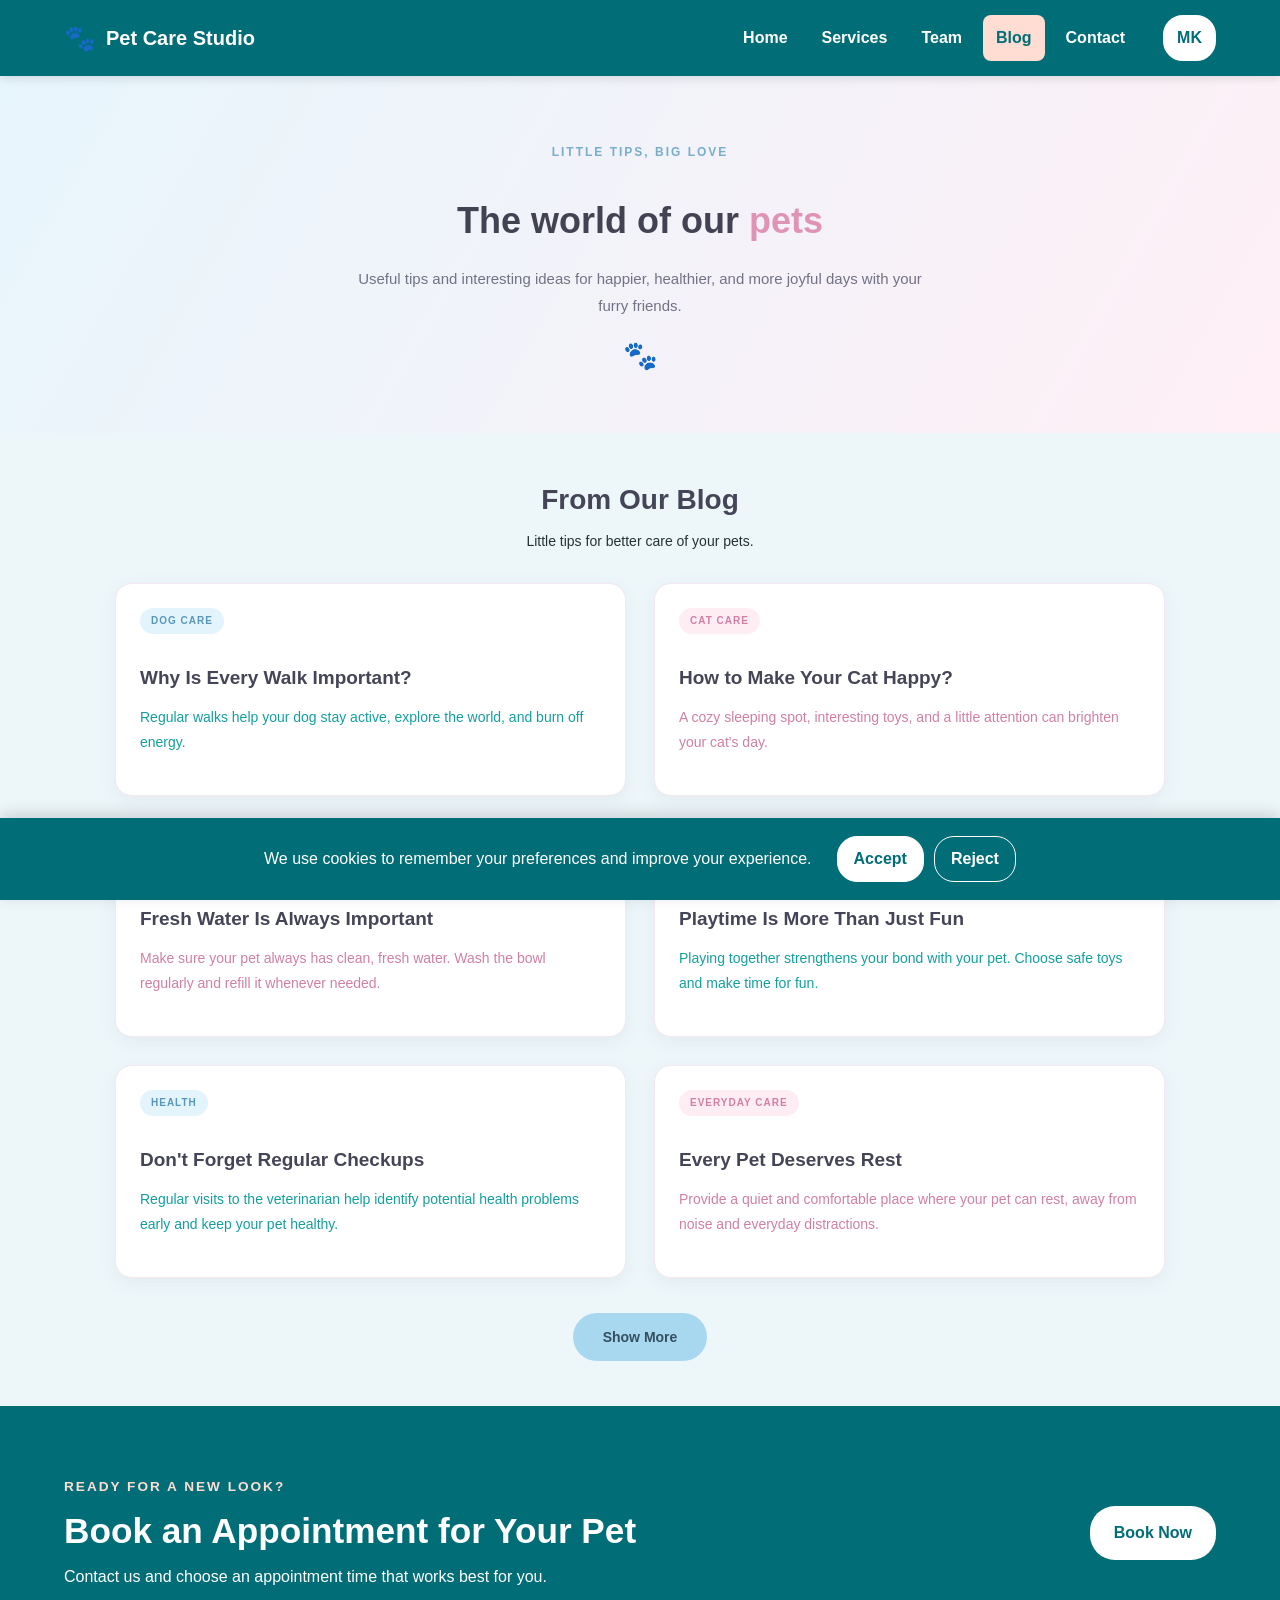
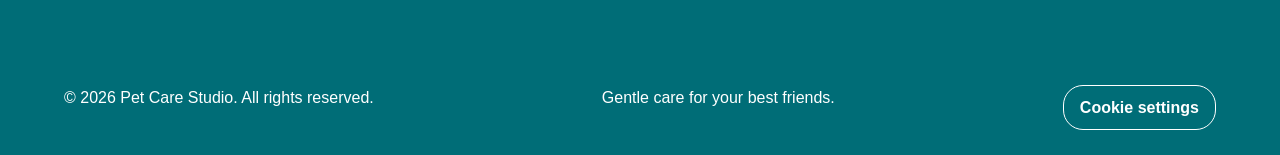
<file: en/blog.html>
<!DOCTYPE html>
<html lang="en">
<head>
    <meta charset="UTF-8">
    <meta name="viewport" content="width=device-width, initial-scale=1.0">
    <meta name="description" content="Pet Care Studio Blog">

    <title>Pet Care Studio | Blog</title>

    <link rel="stylesheet" href="../assets/css/global.css">
    <link rel="stylesheet" href="../assets/css/home.css">
    <link rel="stylesheet" href="../assets/css/blog.css">
    <link rel="stylesheet" href="../assets/css/cookies.css">


    <script src="../assets/js/main.js" defer></script>
    <script src="../assets/js/blog.js" defer></script>
    <script src="../assets/js/cookies.js" defer></script>
</head>
<body>

<header class="site-header">

    <div class="container header-container">
        <a class="logo" href="index.html">
            <span class="logo-icon">🐾</span>
            <span>Pet Care Studio</span>
        </a>

        <button class="menu-button" id="menu-button" type="button"
                aria-label="Open menu"
                aria-expanded="false">
            ☰
        </button>

        <nav class="main-navigation" id="main-navigation" aria-label="Main navigation">

            <ul>
                <li>
                    <a  href="index.html">Home</a>
                </li>
                <li>
                    <a href="services.html">Services</a>
                </li>
                <li>
                    <a href="team.html">Team</a>
                </li>
                <li>
                    <a class="active" href="blog.html">Blog</a>
                </li>
                <li>
                    <a href="contact.html">Contact</a>
                </li>
            </ul>

        </nav>

        <a class="language-button" href="../blog.html" lang="mk">MK</a>

    </div>
</header>



<section class="blog-intro">
    <p class="small-title">LITTLE TIPS, BIG LOVE</p>

    <h1>The world of our <span>pets</span></h1>

    <p class="intro-text">
        Useful tips and interesting ideas for happier,
        healthier, and more joyful days with your furry friends.
    </p>

    <div class="paw">🐾</div>
</section>

<main class="blog-container">

    <div class="section-heading">
        <h2>From Our Blog</h2>
        <p>Little tips for better care of your pets.</p>
    </div>

    <div class="blog-grid">

        <article class="blog-card">
            <div class="card-content">
                <span class="category blue">DOG CARE</span>
                <h3>Why Is Every Walk Important?</h3>
                <p>Regular walks help your dog stay active, explore the world, and burn off energy.</p>
            </div>
        </article>

        <article class="blog-card">
            <div class="card-content">
                <span class="category pink">CAT CARE</span>
                <h3>How to Make Your Cat Happy?</h3>
                <p>A cozy sleeping spot, interesting toys, and a little attention can brighten your cat's day.</p>
            </div>
        </article>

        <article class="blog-card">
            <div class="card-content">
                <span class="category pink">NUTRITION</span>
                <h3>Fresh Water Is Always Important</h3>
                <p>Make sure your pet always has clean, fresh water. Wash the bowl regularly and refill it whenever needed.</p>
            </div>
        </article>

        <article class="blog-card">
            <div class="card-content">
                <span class="category blue">PLAY AND FUN</span>
                <h3>Playtime Is More Than Just Fun</h3>
                <p>Playing together strengthens your bond with your pet. Choose safe toys and make time for fun.</p>
            </div>
        </article>

        <article class="blog-card">
            <div class="card-content">
                <span class="category blue">HEALTH</span>
                <h3>Don't Forget Regular Checkups</h3>
                <p>Regular visits to the veterinarian help identify potential health problems early and keep your pet healthy.</p>
            </div>
        </article>

        <article class="blog-card">
            <div class="card-content">
                <span class="category pink">EVERYDAY CARE</span>
                <h3>Every Pet Deserves Rest</h3>
                <p>Provide a quiet and comfortable place where your pet can rest, away from noise and everyday distractions.</p>
            </div>
        </article>

        <article class="blog-card extra-post">
            <div class="card-content">
                <span class="category pink">GROOMING</span>
                <h3>How to Groom Your Pet's Coat Properly</h3>
                <p>Regular brushing helps keep your pet's coat well-groomed. Choose a brush that suits your pet's coat type.</p>
            </div>
        </article>

        <article class="blog-card extra-post">
            <div class="card-content">
                <span class="category blue">BONDING</span>
                <h3>Time Spent Together Matters Most</h3>
                <p>Attention, patience, and shared activities help your pet feel loved and secure.</p>
            </div>
        </article>

    </div>

    <div class="more-section">
        <button id="showMoreBtn" type="button">Show More</button>
    </div>

</main>


<section class="appointment-section">
    <div class="container appointment-container">

        <div class="appointment-content">
            <p class="section-label">READY FOR A NEW LOOK?</p>

            <h2>Book an Appointment for Your Pet</h2>

            <p>
                Contact us and choose an appointment time
                that works best for you.
            </p>
        </div>

        <a class="button appointment-button" href="contact.html">
            Book Now
        </a>

    </div>
</section>



<footer class="site-footer">
    <div class="container footer-container">
        <p>© 2026 Pet Care Studio. All rights reserved.</p>
        <p>Gentle care for your best friends.</p>
        <button id="cookieSettings" type="button">Cookie Settings</button>
    </div>
</footer>

</body>
</html>
</file>
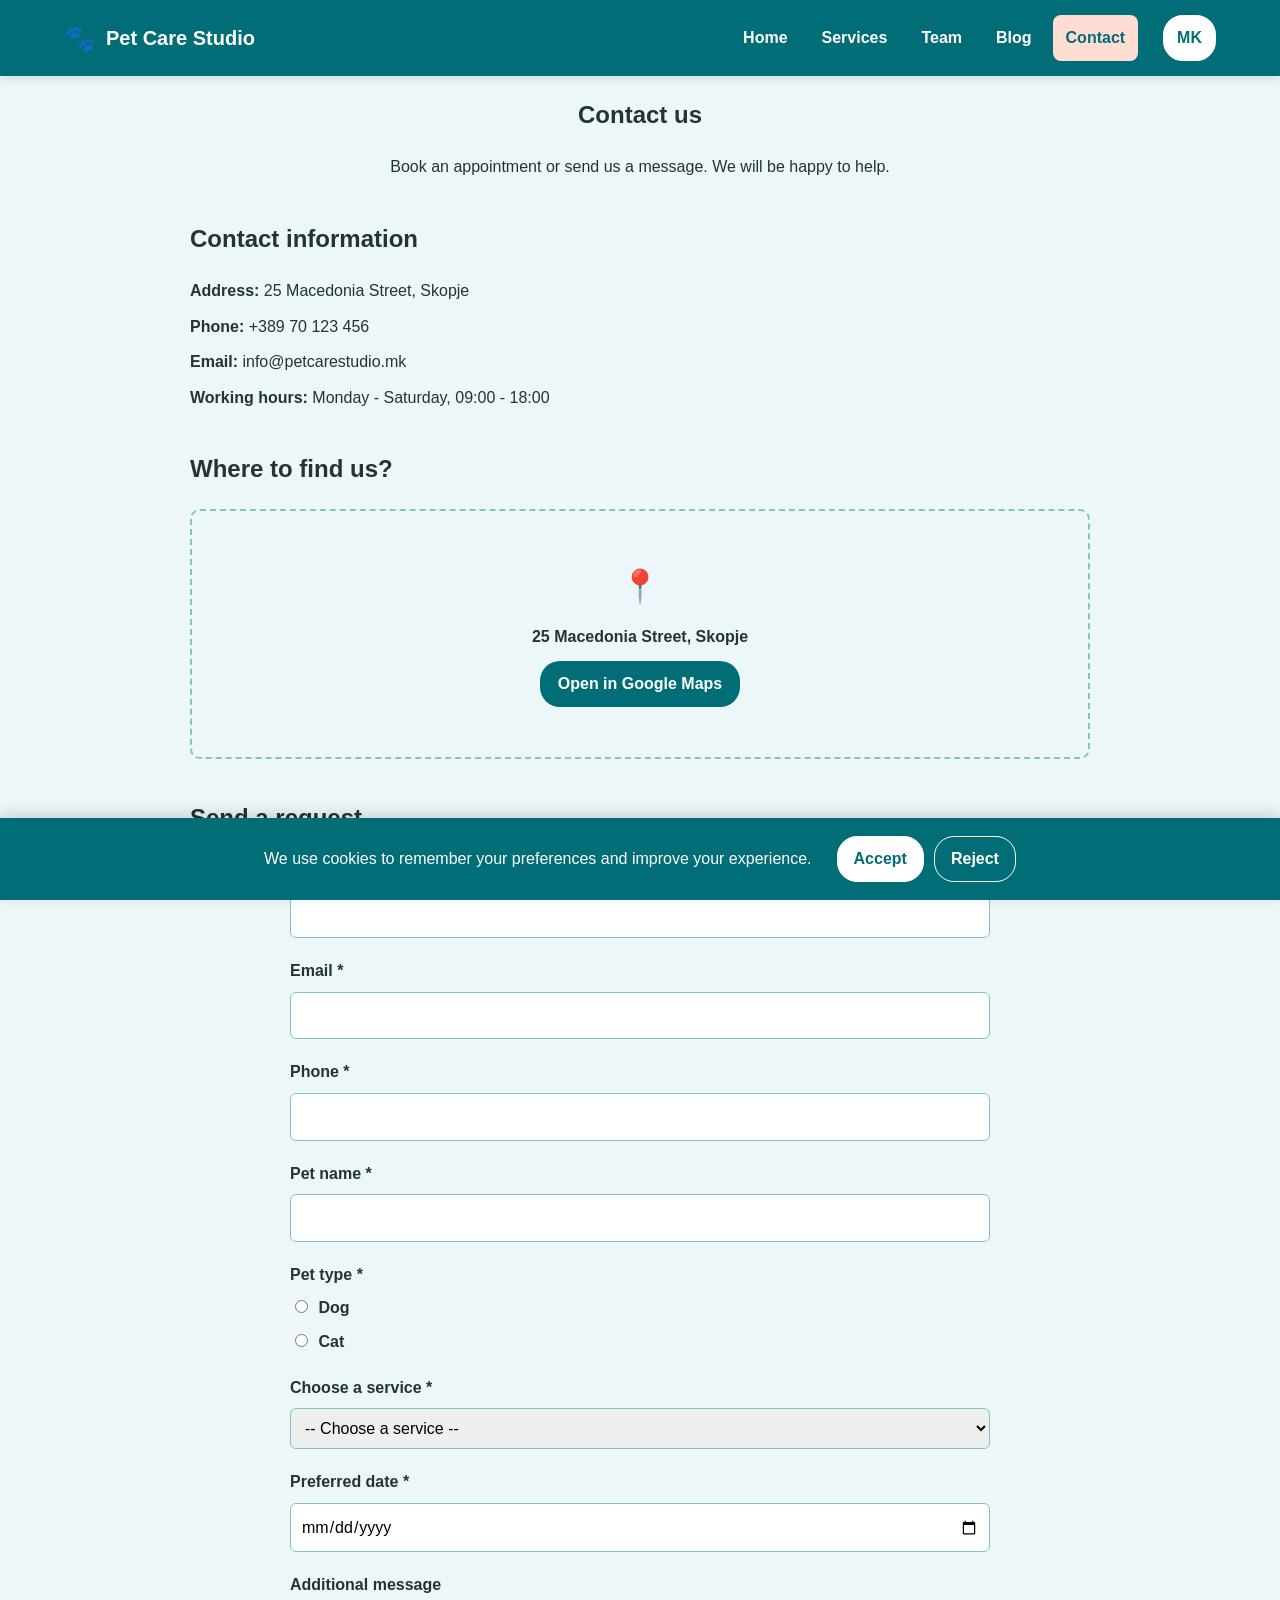
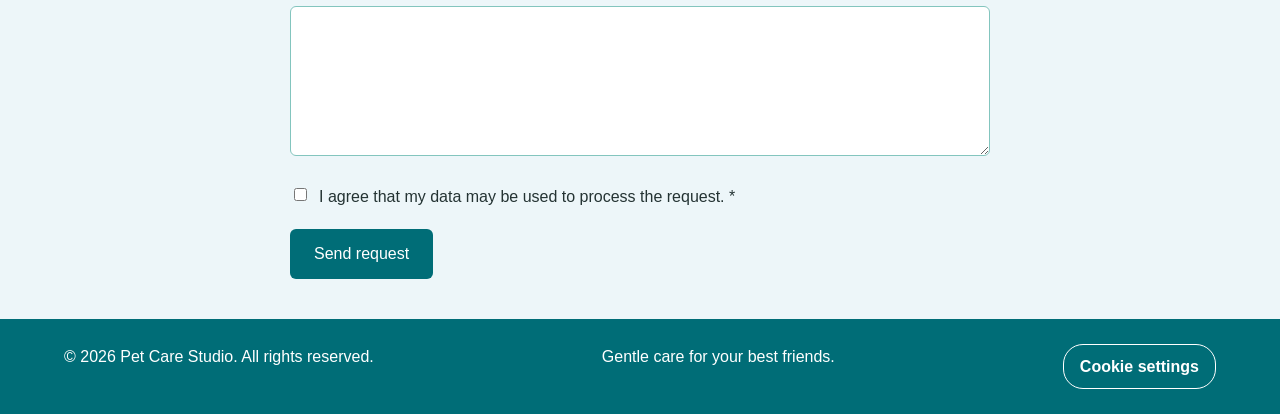
<file: en/contact.html>
<!DOCTYPE html>
<html lang="en">
<head>
    <meta charset="UTF-8">
    <meta name="viewport" content="width=device-width, initial-scale=1.0">
    <meta name="description" content="Contact Pet Care Studio and book an appointment for your pet.">

    <title>Pet Care Studio | Contact</title>

    <link rel="stylesheet" href="../assets/css/global.css">
    <link rel="stylesheet" href="../assets/css/contact.css">
    <link rel="stylesheet" href="../assets/css/cookies.css">

    <script src="../assets/js/main.js" defer></script>
    <script src="../assets/js/contact.js" defer></script>
    <script src="../assets/js/cookies.js" defer></script>
</head>
<body>

<header class="site-header">

    <div class="container header-container">
        <a class="logo" href="index.html">
            <span class="logo-icon">🐾</span>
            <span>Pet Care Studio</span>
        </a>

        <button class="menu-button" id="menu-button" type="button"
                aria-label="Open menu"
                aria-expanded="false">
            ☰
        </button>

        <nav class="main-navigation" id="main-navigation" aria-label="Main navigation">
            <ul>
                <li>
                    <a href="index.html">Home</a>
                </li>
                <li>
                    <a href="services.html">Services</a>
                </li>
                <li>
                    <a href="team.html">Team</a>
                </li>
                <li>
                    <a href="blog.html">Blog</a>
                </li>
                <li>
                    <a class="active" href="contact.html">Contact</a>
                </li>
            </ul>

        </nav>

        <a class="language-button" href="../contact.html" lang="mk">
            MK
        </a>
    </div>
</header>

<main>

    <section class="contact-intro">
        <h1>Contact us</h1>
        <p>Book an appointment or send us a message. We will be happy to help.</p>
    </section>

    <section class="contact-info">
        <h2>Contact information</h2>

        <p><strong>Address:</strong> 25 Macedonia Street, Skopje</p>
        <p><strong>Phone:</strong> +389 70 123 456</p>
        <p><strong>Email:</strong> info@petcarestudio.mk</p>
        <p><strong>Working hours:</strong> Monday - Saturday, 09:00 - 18:00</p>
    </section>

    <section class="map">
        <h2>Where to find us?</h2>

        <div class="map-placeholder">
            <span class="map-icon" aria-hidden="true">📍</span>
            <p>25 Macedonia Street, Skopje</p>
            <a href="https://www.google.com/maps/search/?api=1&query=Macedonia+Street+25+Skopje"
               target="_blank"
               rel="noopener noreferrer">
                Open in Google Maps
            </a>
        </div>
    </section>

    <section class="contact-form-section">
        <h2>Send a request</h2>

        <form id="contactForm" novalidate>

            <div class="form-group">
                <label for="fullName">Full name *</label>
                <input type="text" id="fullName" name="fullName">
                <small class="error-message" id="fullNameError"></small>
            </div>

            <div class="form-group">
                <label for="email">Email *</label>
                <input type="email" id="email" name="email">
                <small class="error-message" id="emailError"></small>
            </div>

            <div class="form-group">
                <label for="phone">Phone *</label>
                <input type="tel" id="phone" name="phone">
                <small class="error-message" id="phoneError"></small>
            </div>

            <div class="form-group">
                <label for="petName">Pet name *</label>
                <input type="text" id="petName" name="petName">
                <small class="error-message" id="petNameError"></small>
            </div>

            <div class="form-group">
                <p>Pet type *</p>

                <label>
                    <input type="radio" name="petType" value="dog">
                    Dog
                </label>

                <label>
                    <input type="radio" name="petType" value="cat">
                    Cat
                </label>

                <small class="error-message" id="petTypeError"></small>
            </div>

            <div class="form-group">
                <label for="service">Choose a service *</label>

                <select id="service" name="service">
                    <option value="">-- Choose a service --</option>
                    <option value="basic-care">Bathing and drying</option>
                    <option value="grooming">Complete grooming</option>
                    <option value="puppy">First puppy visit</option>
                    <option value="cat-care">Cat care</option>
                    <option value="nails">Nail trimming</option>
                    <option value="teeth">Teeth freshening</option>
                </select>

                <small class="error-message" id="serviceError"></small>
            </div>

            <div class="form-group">
                <label for="date">Preferred date *</label>
                <input type="date" id="date" name="date">
                <small class="error-message" id="dateError"></small>
            </div>

            <div class="form-group">
                <label for="message">Additional message</label>
                <textarea id="message" name="message" rows="5"></textarea>
            </div>

            <div class="form-group checkbox-group">
                <label>
                    <input type="checkbox" id="consent" name="consent">
                    I agree that my data may be used to process the request. *
                </label>

                <small class="error-message" id="consentError"></small>
            </div>

            <button type="submit">Send request</button>

            <p id="successMessage" class="success-message"></p>

        </form>
    </section>

</main>

<footer class="site-footer">
    <div class="container footer-container">
        <p>© 2026 Pet Care Studio. All rights reserved.</p>
        <p>Gentle care for your best friends.</p>
        <button id="cookieSettings" type="button">Cookie Settings</button>
    </div>
</footer>

</body>
</html>
</file>
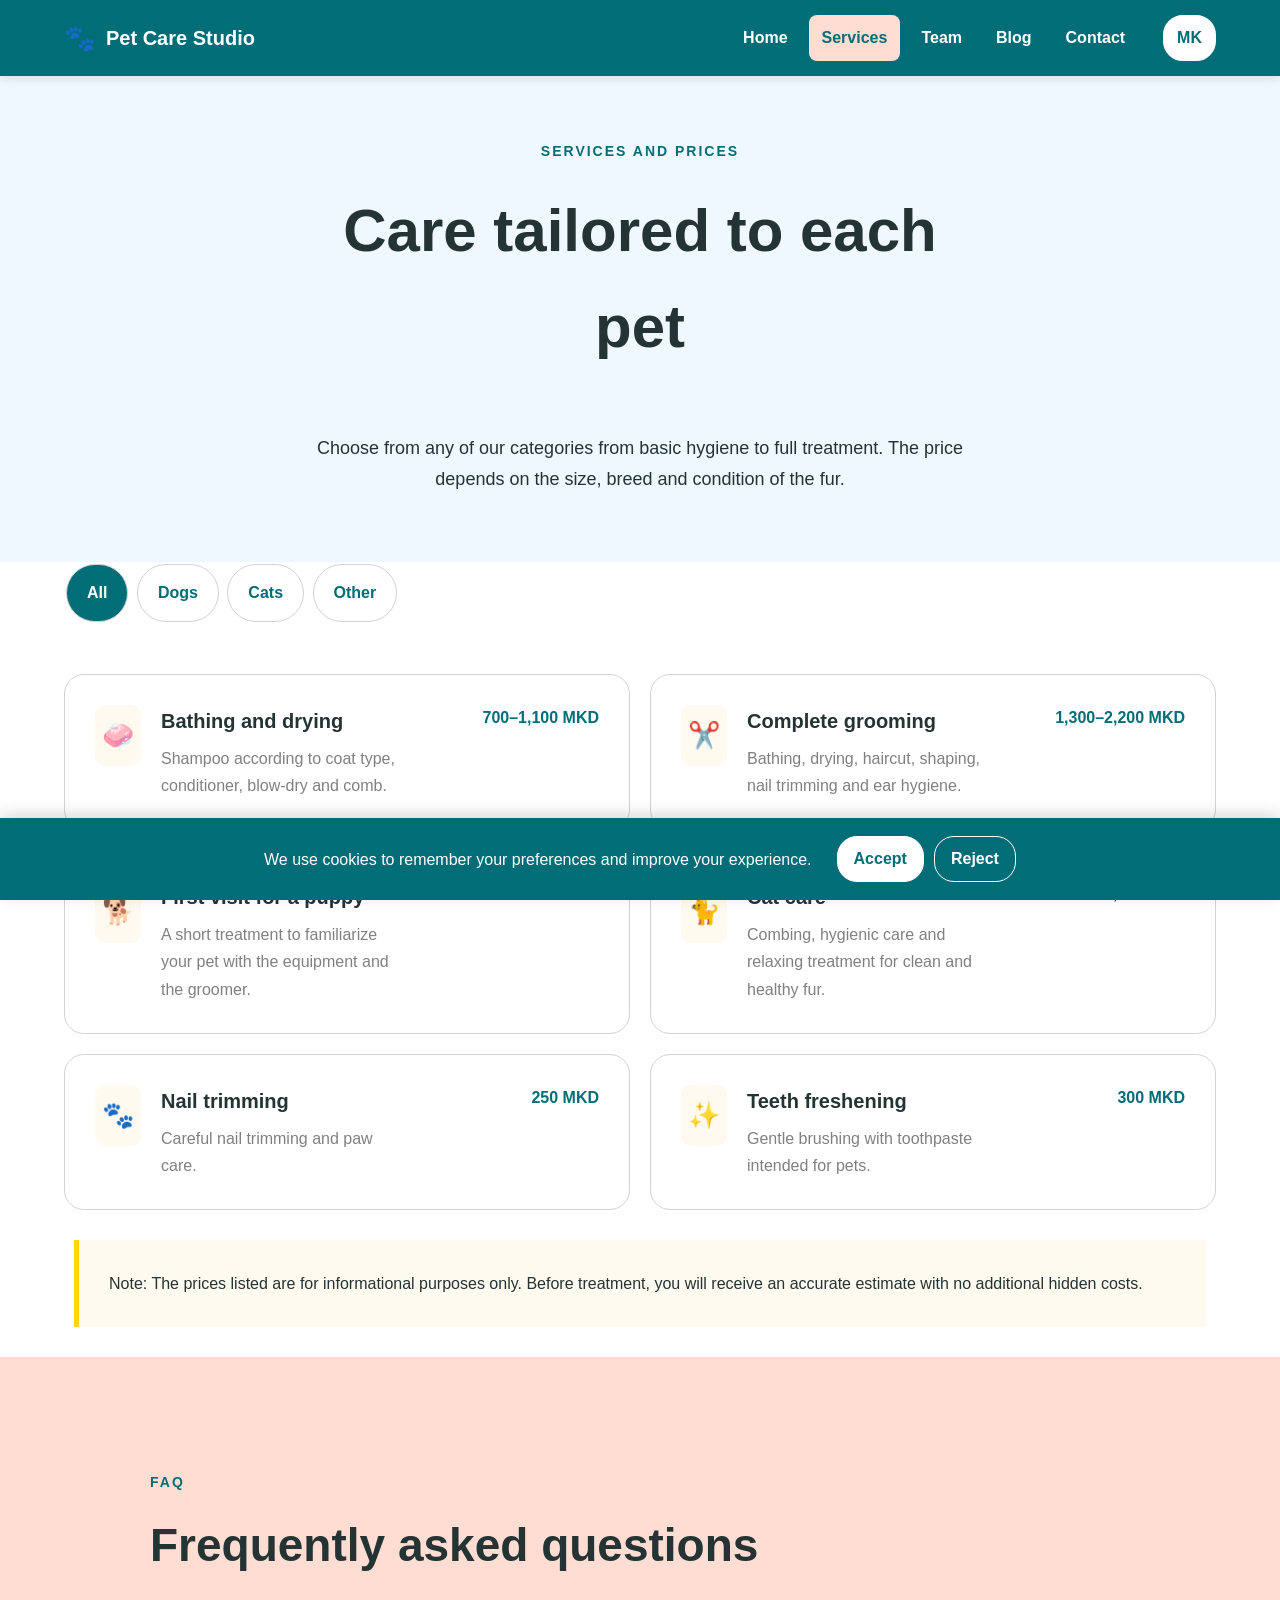
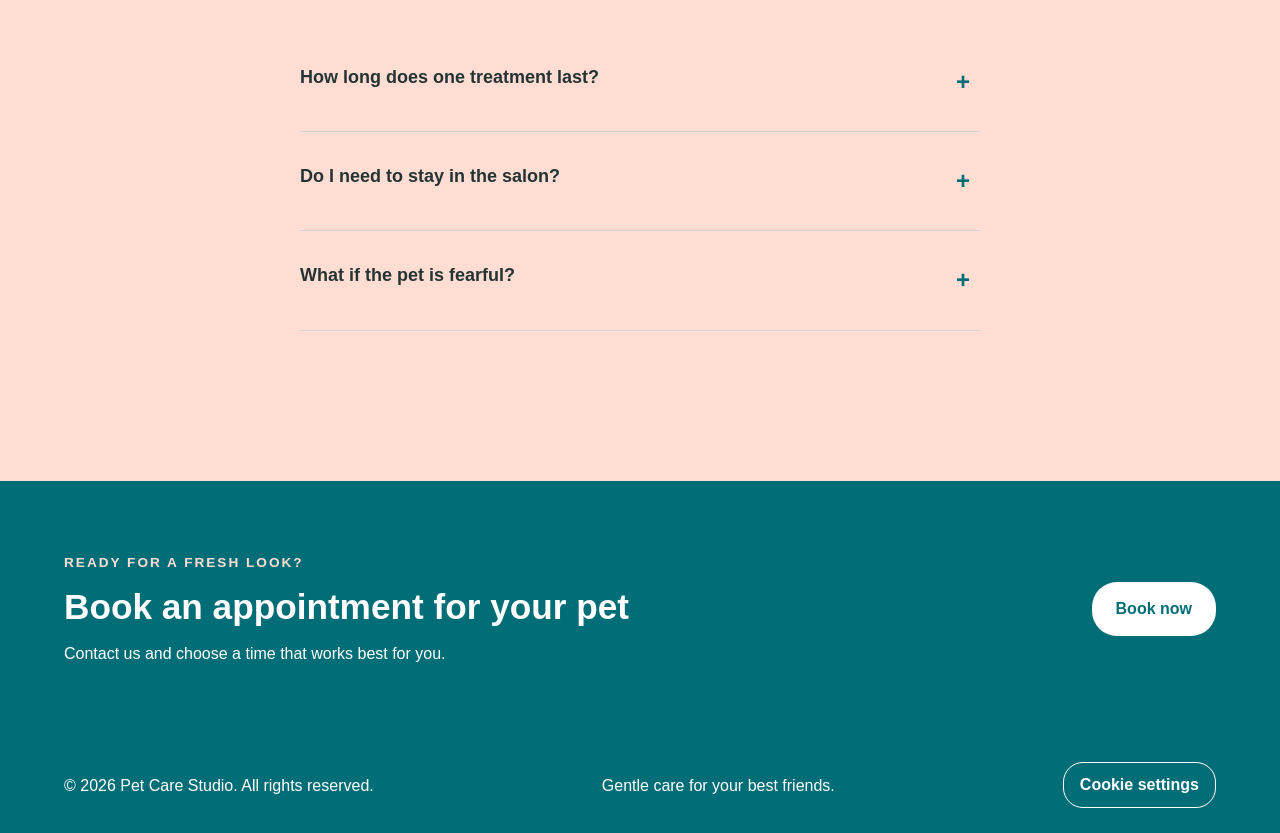
<file: en/services.html>
<!DOCTYPE html>
<html lang="en">
<head>
    <meta charset="UTF-8">
    <meta name="viewport" content="width=device-width, initial-scale=1.0">
    <meta name="description" content="Pet Care Studio is a professional grooming studio for dogs and cats.">

    <title>Pet Care Studio | Services</title>

    <link rel="stylesheet" href="../assets/css/global.css">
    <link rel="stylesheet" href="../assets/css/cookies.css">
    <link rel="stylesheet" href="../assets/css/services.css">
    <script src="../assets/js/main.js" defer></script>
    <script src="../assets/js/services.js" defer></script>
    <script src="../assets/js/cookies.js" defer></script>
</head>
<body>

<header class="site-header">
    <div class="container header-container">

        <a class="logo" href="index.html">
            <span class="logo-icon">🐾</span>
            <span>Pet Care Studio</span>
        </a>

        <button class="menu-button" id="menu-button" type="button"
                aria-label="Open menu"
                aria-expanded="false">
            ☰
        </button>

        <nav class="main-navigation" id="main-navigation"
             aria-label="Main navigation">
            <ul>
                <li>
                    <a href="index.html">Home</a>
                </li>
                <li>
                    <a class="active" href="services.html">Services</a>
                </li>
                <li>
                    <a href="team.html">Team</a>
                </li>
                <li>
                    <a href="blog.html">Blog</a>
                </li>
                <li>
                    <a href="contact.html">Contact</a>
                </li>
            </ul>
        </nav>

        <a class="language-button"
           href="../services.html"
           lang="mk">
            MK
        </a>

    </div>
</header>

<main>
    <div class="services-page">
        <p>SERVICES AND PRICES</p>
        <h1>Care tailored to each pet</h1>
        <p>Choose from any of our categories from basic hygiene to full treatment. The price depends on the size, breed
            and condition of the fur.</p>
    </div>
    <div class="container services-container">
        <div class="filters">
            <button type="button" class="filter-btn" data-filter="all">All</button>
            <button type="button" class="filter-btn" data-filter="dog">Dogs</button>
            <button type="button" class="filter-btn" data-filter="cat">Cats</button>
            <button type="button" class="filter-btn" data-filter="extra">Other</button>
        </div>

        <div class="services">
            <div class="services-cards" data-category="dog">
                <span class="card-icon">🧼</span>
                <div><h2>Bathing and drying</h2>
                    <p>Shampoo according to coat type, conditioner, blow-dry and comb.</p></div>
                <span class="price">700–1,100 MKD</span>
            </div>
            <div class="services-cards" data-category="dog">
                <span class="card-icon">✂️</span>
                <div><h2>Complete grooming</h2>
                    <p>Bathing, drying, haircut, shaping, nail trimming and ear hygiene.</p></div>
                <span class="price">1,300–2,200 MKD</span>
            </div>
            <div class="services-cards" data-category="dog">
                <span class="card-icon">🐕</span>
                <div><h2>First visit for a puppy</h2>
                    <p>A short treatment to familiarize your pet with the equipment and the groomer.</p></div>
                <span class="price">600 MKD</span>
            </div>
            <div class="services-cards" data-category="cat">
                <span class="card-icon">🐈</span>
                <div><h2>Cat care</h2>
                    <p>Combing, hygienic care and relaxing treatment for clean and healthy fur.</p></div>
                <span class="price">900–1,500 MKD</span>
            </div>
            <div class="services-cards" data-category="extra">
                <span class="card-icon">🐾</span>
                <div><h2>Nail trimming</h2>
                    <p>Careful nail trimming and paw care.</p></div>
                <span class="price">250 MKD</span>
            </div>
            <div class="services-cards" data-category="extra">
                <span class="card-icon">✨</span>
                <div><h2>Teeth freshening</h2>
                    <p>Gentle brushing with toothpaste intended for pets.</p></div>
                <span class="price">300 MKD</span>
            </div>
        </div>
        <p>Note: The prices listed are for informational purposes only. Before treatment, you will receive an accurate
            estimate with no additional hidden costs.</p>
    </div>

    <div class="faq">
        <p>FAQ</p>
        <h1>Frequently asked questions</h1>

        <div class="faq-container">
            <div class="faq-button">
                <button type="button" class="question">How long does one treatment last?
                    <span class="faq-icon"></span>
                </button>
                <p class="answer">Usually from 1 to 3 hours, depending on size, fur, and service.</p>
            </div>
            <div class="faq-button">
                <button type="button" class="question">Do I need to stay in the salon?
                    <span class="faq-icon"></span>
                </button>
                <p class="answer">No need. We will contact you about 15 minutes before the end of the treatment.</p>
            </div>
            <div class="faq-button">
                <button type="button" class="question">What if the pet is fearful?
                    <span class="faq-icon"></span>
                </button>
                <p class="answer">Let us know in advance. We will book a longer term with multiple short breaks.</p>
            </div>
        </div>
    </div>
    <section class="appointment-section">
        <div class="container appointment-container">

            <div class="appointment-content">
                <p class="section-label">READY FOR A FRESH LOOK?</p>
                <h2>Book an appointment for your pet</h2>
                <p>Contact us and choose a time that works best for you.
                </p>
            </div>
            <a class="button appointment-button" href="contact.html">Book now
            </a>
        </div>
    </section>
</main>
<footer class="site-footer">
    <div class="container footer-container">
        <p>© 2026 Pet Care Studio. All rights reserved.</p>
        <p>Gentle care for your best friends.</p>
        <button id="cookieSettings" type="button">Cookie Settings</button>
    </div>
</footer>
</body>
</html>
</file>
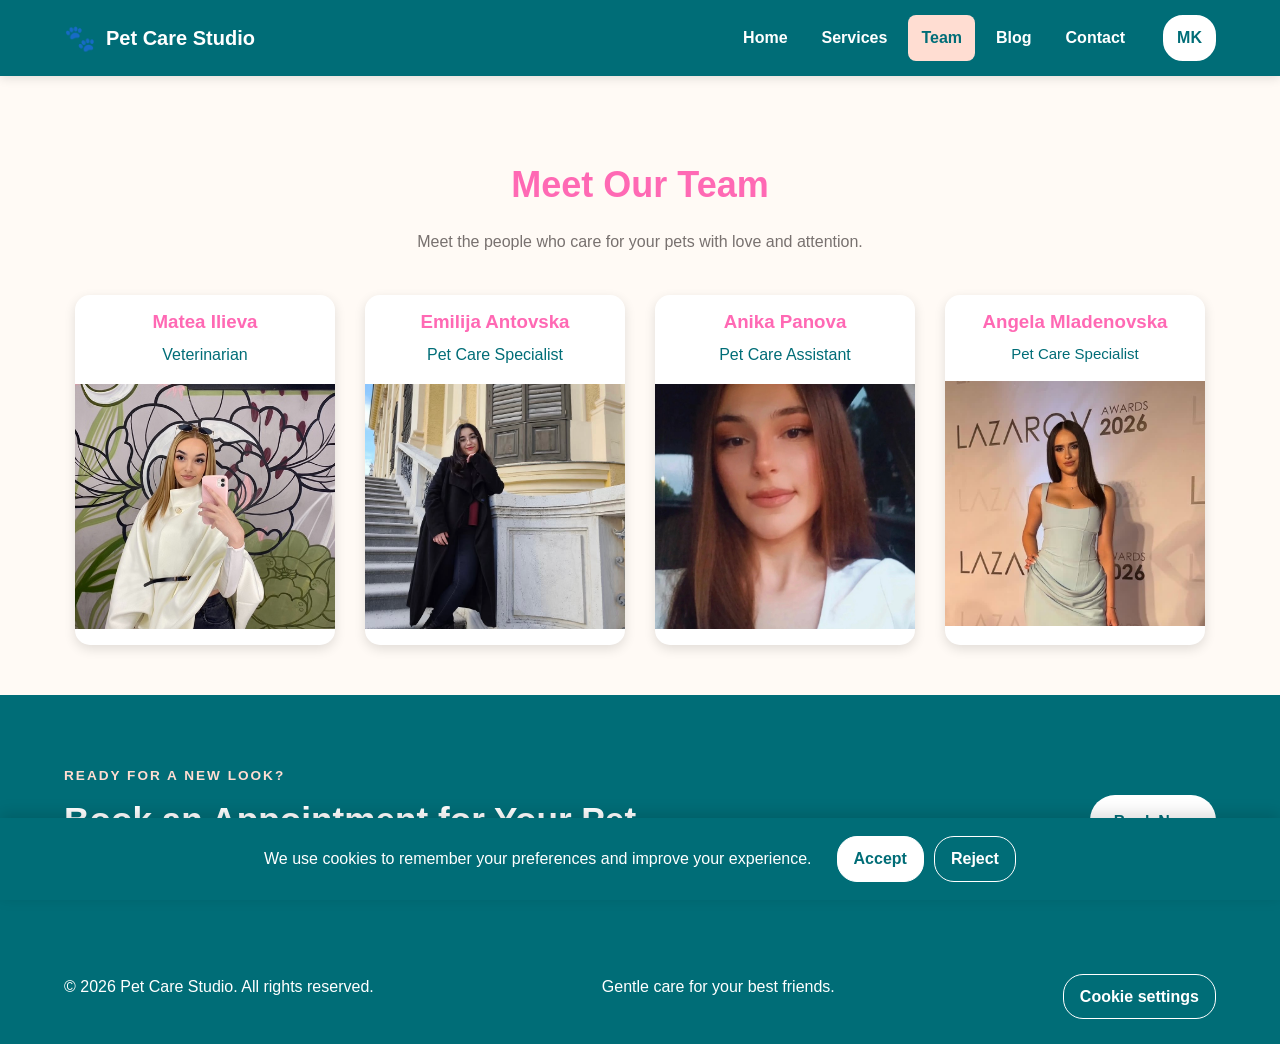
<file: en/team.html>
<!DOCTYPE html>
<html lang="en">
<head>
    <meta charset="UTF-8">
    <meta name="viewport" content="width=device-width, initial-scale=1.0">
    <meta name="description" content="Meet the Pet Care Studio team and discover how we care for dogs and cats.">

    <title>Pet Care Studio | Team</title>

    <link rel="stylesheet" href="../assets/css/global.css">
    <link rel="stylesheet" href="../assets/css/cookies.css">
    <link rel="stylesheet" href="../assets/css/home.css">
    <link rel="stylesheet" href="../assets/css/team.css">
    <script src="../assets/js/main.js" defer></script>
    <script src="../assets/js/cookies.js" defer></script>

</head>
<body>

<header class="site-header">

    <div class="container header-container">
        <a class="logo" href="index.html">
            <span class="logo-icon">🐾</span>
            <span>Pet Care Studio</span>
        </a>

        <button class="menu-button" id="menu-button" type="button"
                aria-label="Open menu"
                aria-expanded="false">
            ☰
        </button>

        <nav class="main-navigation" id="main-navigation" aria-label="Main navigation">

            <ul>
                <li>
                    <a  href="index.html">Home</a>
                </li>
                <li>
                    <a href="services.html">Services</a>
                </li>
                <li>
                    <a class="active" href="team.html">Team</a>
                </li>
                <li>
                    <a href="blog.html">Blog</a>
                </li>
                <li>
                    <a href="contact.html">Contact</a>
                </li>
            </ul>

        </nav>

        <a class="language-button" href="../team.html" lang="mk">MK</a>

    </div>
</header>

<main>

    <section class="team-section">

        <h1>Meet Our Team</h1>

        <p class="team-text">
            Meet the people who care for your pets
            with love and attention.
        </p>

        <div class="team-container">


            <div class="team-card">
                <div class="team-card-inner">

                    <div class="team-front">
                        <h3>Matea Ilieva</h3>
                        <p>Veterinarian</p>
                        <div class="photo1"></div>
                    </div>

                    <div class="team-back">
                        <h3>Matea Ilieva</h3>
                        <p>
                            Matea loves animals and has
                            experience in caring for pets.
                        </p>
                        <p>Experience: 6 years</p>
                    </div>

                </div>
            </div>


            <div class="team-card">
                <div class="team-card-inner">

                    <div class="team-front">
                        <h3>Emilija Antovska</h3>
                        <p>Pet Care Specialist</p>
                        <div class="photo2"></div>
                    </div>

                    <div class="team-back">
                        <h3>Emilija Antovska</h3>
                        <p>
                            Emilija makes sure every pet
                            feels comfortable and happy.
                        </p>
                        <p>Experience: 4 years</p>
                    </div>

                </div>
            </div>


            <div class="team-card">
                <div class="team-card-inner">

                    <div class="team-front">
                        <h3>Anika Panova</h3>
                        <p>Pet Care Assistant</p>
                        <div class="photo3"></div>
                    </div>

                    <div class="team-back">
                        <h3>Anika Panova</h3>
                        <p>
                            Anika enjoys spending time with animals
                            and helping their owners.
                        </p>
                        <p>Experience: 4 years</p>
                    </div>

                </div>
            </div>


            <div class="team-card">
                <div class="team-card-inner">

                    <div class="team-front">
                        <h3>Angela Mladenovska</h3>
                        <p>Pet Care Specialist</p>
                        <div class="photo4"></div>
                    </div>

                    <div class="team-back">
                        <h3>Angela Mladenovska</h3>
                        <p>
                            Angela cares for pets' hygiene and comfort
                            with love and attention.
                        </p>
                        <p>Experience: 4 years</p>
                    </div>

                </div>
            </div>

        </div>
    </section>

    <section class="appointment-section">
        <div class="container appointment-container">

            <div class="appointment-content">
                <p class="section-label">READY FOR A NEW LOOK?</p>

                <h2>Book an Appointment for Your Pet</h2>

                <p>
                    Contact us and choose an appointment time
                    that works best for you.
                </p>
            </div>

            <a class="button appointment-button" href="contact.html">
                Book Now
            </a>

        </div>
    </section>

</main>

<footer class="site-footer">
    <div class="container footer-container">
        <p>© 2026 Pet Care Studio. All rights reserved.</p>
        <p>Gentle care for your best friends.</p>
        <button id="cookieSettings" type="button">Cookie Settings</button>
    </div>
</footer>

</body>
</html>
</file>
<file: assets/css/global.css>
:root {
    --primary-color: #006D77;
    --secondary-color: #83C5BE;
    --background-color: #EDF6F9;
    --accent-color: #FFDDD2;
    --text-color: #243333;
    --white-color: #FFFFFF;
}

* {
    box-sizing: border-box;
}

html {
    scroll-behavior: smooth;
}

body {
    margin: 0;
    color: var(--text-color);
    background-color: var(--background-color);
    font-family: Arial, Helvetica, sans-serif;
    font-size: 16px;
    line-height: 1.6;
}

img {
    display: block;
    max-width: 100%;
}

a {
    color: inherit;
    text-decoration: none;
}

ul {
    margin: 0;
    padding: 0;
    list-style: none;
}

button {
    font: inherit;
    cursor: pointer;
}

.container {
    width: 90%;
    max-width: 1200px;
    margin: 0 auto;
}

.site-header {
    position: sticky;
    top: 0;
    z-index: 1000;
    background-color: var(--primary-color);
    box-shadow: 0 2px 10px rgba(0, 0, 0, 0.12);
}

.header-container {
    min-height: 76px;
    display: flex;
    align-items: center;
    gap: 25px;
}

.logo {
    display: flex;
    align-items: center;
    gap: 10px;
    color: var(--white-color);
    font-size: 1.25rem;
    font-weight: bold;
}

.logo-icon {
    font-size: 1.6rem;
}

.main-navigation {
    margin-left: auto;
}

.main-navigation ul {
    display: flex;
    align-items: center;
    gap: 8px;
}

.main-navigation a {
    display: block;
    padding: 10px 13px;
    color: var(--white-color);
    border-radius: 8px;
    font-weight: 600;
    transition: background-color 0.2s ease,
    color 0.2s ease;
}

.main-navigation a:hover,
.main-navigation a.active {
    color: var(--primary-color);
    background-color: var(--accent-color);
}

.language-button {
    padding: 8px 12px;
    color: var(--primary-color);
    background-color: var(--white-color);
    border: 2px solid var(--white-color);
    border-radius: 20px;
    font-weight: bold;
}

.language-button:hover {
    background-color: var(--accent-color);
}

.menu-button {
    display: none;
    margin-left: auto;
    padding: 5px 10px;
    color: var(--white-color);
    background: transparent;
    border: 1px solid var(--white-color);
    border-radius: 6px;
    font-size: 1.5rem;
}

.button {
    display: inline-block;
    padding: 12px 22px;
    border: 2px solid transparent;
    border-radius: 25px;
    font-weight: bold;
    text-align: center;
    transition: background-color 0.2s ease,
    color 0.2s ease,
    transform 0.2s ease;
}

.button:hover {
    transform: translateY(-2px);
}

.primary-button {
    color: var(--white-color);
    background-color: var(--primary-color);
}

.primary-button:hover {
    background-color: var(--secondary-color);
}

.secondary-button {
    color: var(--primary-color);
    background-color: transparent;
    border-color: var(--primary-color);
}

.secondary-button:hover {
    background-color: var(--accent-color);
}

a:focus-visible,
button:focus-visible {
    outline: 3px solid var(--accent-color);
    outline-offset: 3px;
}

.site-footer {
    padding: 25px 0;
    color: var(--white-color);
    background-color: var(--primary-color);
}

.footer-container {
    display: flex;
    justify-content: space-between;
    gap: 20px;
}

.footer-container p {
    margin: 0;
}

@media (max-width: 768px) {
    .header-container {
        position: relative;
        min-height: 68px;
        gap: 12px;
    }

    .menu-button {
        display: block;
    }

    .main-navigation {
        position: absolute;
        top: 68px;
        right: 0;
        left: 0;
        display: none;
        margin-left: 0;
        padding: 15px 5%;
        background-color: var(--primary-color);
        border-top: 1px solid var(--secondary-color);
    }

    /* JavaScript подоцна ќе ја додава класата open */
    .main-navigation.open {
        display: block;
    }

    .main-navigation ul {
        flex-direction: column;
        align-items: stretch;
    }

    .main-navigation a {
        padding: 12px;
        text-align: center;
    }

    .footer-container {
        flex-direction: column;
        text-align: center;
    }
}
</file>
<file: assets/css/home.css>
.hero-section {
    min-height: 650px;
    display: flex;
    align-items: center;
    padding: 70px 0;
    background: linear-gradient(
            135deg,
            var(--background-color) 55%,
            var(--accent-color) 55%
    );
}

.hero-container {
    display: grid;
    grid-template-columns: 1fr 1fr;
    gap: 60px;
    align-items: center;
}

.hero-content {
    max-width: 580px;
}

.section-label {
    margin: 0 0 12px;
    color: var(--primary-color);
    font-size: 0.85rem;
    font-weight: bold;
    letter-spacing: 2px;
}

.hero-content h1 {
    margin: 0 0 20px;
    color: var(--primary-color);
    font-size: 3.6rem;
    line-height: 1.1;
}

.hero-description {
    max-width: 520px;
    margin: 0 0 30px;
    color: var(--text-color);
    font-size: 1.1rem;
}

.hero-buttons {
    display: flex;
    flex-wrap: wrap;
    gap: 15px;
}

.hero-image {
    position: relative;
}

.hero-image::before {
    content: "";
    position: absolute;
    top: -18px;
    right: -18px;
    width: 100%;
    height: 100%;
    background-color: var(--secondary-color);
    border-radius: 30px;
}

.hero-image img {
    position: relative;
    z-index: 1;
    width: 100%;
    height: 430px;
    object-fit: cover;
    object-position: center;
    border: 6px solid var(--white-color);
    border-radius: 30px;
    box-shadow: 0 15px 35px rgba(0, 109, 119, 0.20);
}

.benefits-section {
    padding: 80px 0;
    background-color: var(--white-color);
}

.section-heading {
    max-width: 680px;
    margin: 0 auto 45px;
    text-align: center;
}

.section-heading h2 {
    margin: 0 0 15px;
    color: var(--primary-color);
    font-size: 2.2rem;
}

.section-heading > p:last-child {
    margin: 0;
    color: var(--text-color);
}

.benefits-grid {
    display: grid;
    grid-template-columns: repeat(3, 1fr);
    gap: 25px;
}

.benefit-card {
    padding: 35px 25px;
    background-color: var(--background-color);
    border: 2px solid transparent;
    border-radius: 20px;
    text-align: center;
    transition: transform 0.2s ease,
    border-color 0.2s ease;
}

.benefit-card:hover {
    transform: translateY(-5px);
    border-color: var(--secondary-color);
}

.benefit-icon {
    display: inline-block;
    margin-bottom: 15px;
    font-size: 2.5rem;
}

.benefit-card h3 {
    margin: 0 0 12px;
    color: var(--primary-color);
    font-size: 1.25rem;
}

.benefit-card p {
    margin: 0;
}

.services-preview-section {
    padding: 80px 0;
    background-color: var(--accent-color);
}

.services-preview-grid {
    display: grid;
    grid-template-columns: repeat(3, 1fr);
    gap: 25px;
}

.service-preview-card {
    display: flex;
    flex-direction: column;
    padding: 35px 25px;
    background-color: var(--white-color);
    border-radius: 20px;
    box-shadow: 0 10px 25px rgba(0, 109, 119, 0.12);
    text-align: center;
}

.service-icon {
    display: inline-block;
    margin-bottom: 15px;
    font-size: 2.5rem;
}

.service-preview-card h3 {
    margin: 0 0 12px;
    color: var(--primary-color);
    font-size: 1.25rem;
}

.service-preview-card > p:not(.service-price) {
    margin: 0 0 20px;
}

.service-price {
    margin: auto 0 0;
    color: var(--primary-color);
    font-size: 1.2rem;
    font-weight: bold;
}

.section-action {
    margin-top: 40px;
    text-align: center;
}

@media (max-width: 900px) {
    .services-preview-grid {
        grid-template-columns: repeat(2, 1fr);
    }
}

@media (max-width: 600px) {
    .services-preview-section {
        padding: 60px 0;
    }

    .services-preview-grid {
        grid-template-columns: 1fr;
    }
}

.appointment-section {
    padding: 70px 0;
    color: var(--white-color);
    background-color: var(--primary-color);
}

.appointment-container {
    display: flex;
    align-items: center;
    justify-content: space-between;
    gap: 40px;
}

.appointment-content {
    max-width: 700px;
}

.appointment-section .section-label {
    color: var(--accent-color);
}

.appointment-content h2 {
    margin: 0 0 12px;
    font-size: 2.2rem;
    line-height: 1.2;
}

.appointment-content p:last-child {
    margin: 0;
}

.appointment-button {
    flex-shrink: 0;
    color: var(--primary-color);
    background-color: var(--white-color);
}

.appointment-button:hover {
    background-color: var(--accent-color);
}

@media (max-width: 768px) {
    .appointment-section {
        padding: 60px 0;
    }

    .appointment-container {
        flex-direction: column;
        text-align: center;
    }

    .appointment-content h2 {
        font-size: 1.8rem;
    }
}

@media (max-width: 768px) {
    .benefits-section {
        padding: 60px 0;
    }

    .section-heading h2 {
        font-size: 1.8rem;
    }

    .benefits-grid {
        grid-template-columns: 1fr;
    }
}

@media (max-width: 900px) {
    .hero-section {
        min-height: auto;
        padding: 60px 0;
        background: var(--background-color);
    }

    .hero-container {
        grid-template-columns: 1fr;
        gap: 45px;
    }

    .hero-content {
        max-width: 700px;
        text-align: center;
        margin: 0 auto;
    }

    .hero-description {
        margin-right: auto;
        margin-left: auto;
    }

    .hero-buttons {
        justify-content: center;
    }

    .hero-image {
        width: 90%;
        max-width: 650px;
        margin: 0 auto;
    }
}

@media (max-width: 600px) {
    .hero-section {
        padding: 45px 0;
    }

    .hero-content h1 {
        font-size: 2.4rem;
    }

    .hero-description {
        font-size: 1rem;
    }

    .hero-buttons {
        flex-direction: column;
    }

    .hero-buttons .button {
        width: 100%;
    }

    .hero-image {
        width: 100%;
    }

    .hero-image::before {
        top: -10px;
        right: -10px;
    }

    .hero-image img {
        height: 320px;
        border-radius: 20px;
    }
}
</file>
<file: assets/css/cookies.css>
.cookie-banner {
    position: fixed;
    right: 0;
    bottom: 0;
    left: 0;
    z-index: 9999;
    display: flex;
    align-items: center;
    justify-content: center;
    gap: 25px;
    padding: 18px 5%;
    color: var(--white-color);
    background-color: var(--primary-color);
    box-shadow: 0 -4px 15px rgba(0, 0, 0, 0.15);
}

.cookie-banner p {
    margin: 0;
}

.cookie-buttons {
    display: flex;
    gap: 10px;
}

.cookie-banner button,
.cookie-settings-button {
    padding: 9px 16px;
    border: 1px solid var(--white-color);
    border-radius: 20px;
    font: inherit;
    font-weight: bold;
    cursor: pointer;
}

.cookie-accept {
    color: var(--primary-color);
    background-color: var(--white-color);
}

.cookie-reject {
    color: var(--white-color);
    background-color: transparent;
}

.cookie-settings-button {
    color: var(--white-color);
    background-color: transparent;
}

.cookie-settings-button:hover,
.cookie-banner button:hover {
    color: var(--primary-color);
    background-color: var(--accent-color);
}

@media (max-width: 600px) {
    .cookie-banner {
        flex-direction: column;
        gap: 12px;
        text-align: center;
    }

    .cookie-buttons {
        justify-content: center;
    }
}
</file>
<file: assets/css/blog.css>
.blog-intro {
    text-align: center;
    padding: 55px 20px;
    background: linear-gradient(120deg, #e7f5fc, #fff0f6);
}

.small-title {
    color: #78aeca;
    font-size: 12px;
    font-weight: bold;
    letter-spacing: 2px;
    margin-bottom: 12px;
}

.blog-intro h1 {
    font-size: 36px;
    color: #424252;
    margin-bottom: 15px;
}

.blog-intro h1 span {
    color: #df94b5;
}

.intro-text {
    max-width: 570px;
    margin: 0 auto;
    color: #727286;
    font-size: 15px;
    line-height: 1.8;
}

.paw {
    font-size: 28px;
    margin-top: 15px;
}

.blog-container {
    max-width: 1100px;
    margin: 0 auto;
    padding: 45px 25px;
}

.section-heading {
    text-align: center;
    margin-bottom: 30px;
}

.section-heading h2 {
    font-size: 28px;
    color: #454558;
    margin-bottom: 7px;
}

.section-heading p {
    color: #858598;
    font-size: 14px;
}

.blog-grid {
    display: grid;
    grid-template-columns: repeat(2, minmax(0, 1fr));
    gap: 28px;
}

.blog-card {
    background: white;
    border: 1px solid #f3e9ef;
    border-radius: 17px;
    overflow: hidden;
    box-shadow: 0 5px 18px rgba(100, 100, 130, 0.07);
    transition: transform 0.3s, box-shadow 0.3s;
}

.blog-card:hover {
    transform: translateY(-5px);
    box-shadow: 0 10px 25px rgba(150, 130, 160, 0.15);
}

.blog-card img {
    display: block;
    width: 100%;
    height: 220px;
    object-fit: cover;
}

.card-content {
    padding: 22px 24px 25px;
}

.category {
    display: inline-block;
    font-size: 10px;
    font-weight: bold;
    letter-spacing: 1px;
    padding: 5px 11px;
    border-radius: 20px;
    margin-bottom: 12px;
}

.category.blue {
    background: #e4f4fc;
    color: #5798ba;
}

.category.pink {
    background: #ffedf4;
    color: #d27fa4;
}

.card-content h3 {
    font-size: 19px;
    line-height: 1.4;
    color: #454558;
    margin-bottom: 10px;
}

.card-content p {
    color: #77778a;
    font-size: 14px;
    line-height: 1.8;
}

.extra-post {
    display: none;
}

.extra-post.visible {
    display: block;
    animation: blogAppear 0.4s ease;
}

.more-section {
    text-align: center;
    margin-top: 35px;
}

#showMoreBtn {
    border: none;
    background: #a8d8ef;
    color: #354e60;
    padding: 13px 30px;
    border-radius: 25px;
    font-size: 14px;
    font-weight: bold;
    cursor: pointer;
    transition: background 0.3s, transform 0.3s;
}

#showMoreBtn:hover {
    background: #f3c2d7;
    transform: scale(1.04);
}

@keyframes blogAppear {
    from {
        opacity: 0;
        transform: translateY(12px);
    }

    to {
        opacity: 1;
        transform: translateY(0);
    }
}

@media (max-width: 650px) {
    .blog-intro h1 {
        font-size: 28px;
    }

    .blog-grid {
        grid-template-columns: 1fr;
    }

    .blog-container {
        padding: 35px 18px;
    }

    .blog-card img {
        height: 210px;
    }
}
body > main > div.blog-grid > article:nth-child(1) > div > p{
    color: #139f9f;
}
body > main > div.blog-grid > article:nth-child(2) > div > p{
    color: #d27fa4;
}
body > main > div.blog-grid > article:nth-child(3) > div > p{
    color: #d27fa4;
}
body > main > div.blog-grid > article:nth-child(4) > div > p{
    color: #139f9f;
}
body > main > div.blog-grid > article:nth-child(5) > div > p{
    color: #139f9f;
}
body > main > div.blog-grid > article:nth-child(6) > div > p{
    color: #d27fa4;
}
</file>
<file: assets/css/contact.css>
.contact-intro {
    text-align: center;
    margin-bottom: 40px;
}

.contact-info,
.map,
.contact-form-section {
    max-width: 900px;
    margin: 0 auto 40px;
}

.contact-info p {
    margin: 10px 0;
}
.map-placeholder {
    min-height: 250px;
    display: flex;
    flex-direction: column;
    align-items: center;
    justify-content: center;
    gap: 12px;
    padding: 30px;
    background-color: var(--background-color);
    border: 2px dashed var(--secondary-color);
    color: var(--text-color);
    border-radius: 10px;
    text-align: center;
}

.map-placeholder p {
    margin: 0;
    font-weight: bold;
}

.map-icon {
    font-size: 2rem;
}

.map-placeholder a {
    padding: 10px 18px;
    color: var(--white-color);
    background-color: var(--primary-color);
    border-radius: 20px;
    font-weight: bold;
    text-decoration: none;
}

.map-placeholder a:hover {
    background-color: var(--secondary-color);
}


.contact-form-section form {
    max-width: 700px;
    margin: 0 auto;
}

.form-group {
    margin-bottom: 20px;
}

.form-group label,
.form-group > p {
    display: block;
    margin-bottom: 8px;
    font-weight: 600;
}

.form-group input[type="text"],
.form-group input[type="email"],
.form-group input[type="tel"],
.form-group input[type="date"],
.form-group select,
.form-group textarea {
    width: 100%;
    padding: 10px;
    border: 1px solid var(--secondary-color);
    border-radius: 6px;
    box-sizing: border-box;
    font: inherit;
}

.form-group textarea {
    resize: vertical;
}

.form-group input:focus,
.form-group select:focus,
.form-group textarea:focus {
    outline: 2px solid var(--primary-color);
    border-color: var(--primary-color);
}

.form-group input[type="radio"],
.form-group input[type="checkbox"] {
    margin-right: 6px;
}

.checkbox-group label {
    display: flex;
    align-items: flex-start;
    gap: 6px;
    font-weight: normal;
}

.checkbox-group input[type="checkbox"] {
    margin-top: 4px;
}

.contact-form-section button {
    padding: 12px 24px;
    background-color: var(--primary-color);
    color: var(--white-color);
    border: none;
    border-radius: 6px;
    cursor: pointer;
    font: inherit;
}

.contact-form-section button:hover {
    background-color: var(--text-color);
}

.error-message {
    display: block;
    margin-top: 5px;
    color: #C62828;
    font-size: 14px;
}

.success-message {
    margin-top: 20px;
    color: #2E7D32;
    font-weight: 600;
}

@media (max-width: 600px) {
    .contact-info,
    .map,
    .contact-form-section {
        width: 90%;
    }

    .contact-intro {
        width: 90%;
        margin-left: auto;
        margin-right: auto;
    }
}
</file>
<file: assets/css/services.css>
body {
    margin: 0;
    color: #243333;
    background-color: #FFFFFF;
    font-family: Arial, Helvetica, sans-serif;
}

h1 {
    font-size: 46px;
    margin-top: 5px;
}

p {
    line-height: 1.7;
}

a {
    text-decoration: none;
    font-weight: bold;
}

.site-header {
    position: sticky;
    top: 0;
    z-index: 1000;
    background-color: var(--primary-color);
    box-shadow: 0 2px 10px rgba(0, 0, 0, 0.12);
}

.services-page {
    background: aliceblue;
    display: flex;
    flex-direction: column;
    align-items: center;
    text-align: center;
    padding: 50px 0;
}

.services-page h1 {
    font-size: 60px;
    width: 700px;
}

.services-page p {
    font-size: 18px;
    width: 700px;
}

.services-page p:first-child,
.faq p:first-child {
    color: #006D77;
    font-size: 14px;
    font-weight: bold;
    letter-spacing: 2px;
}

.filters {
    margin-bottom: 50px;
}

.filter-btn {
    font-size: 16px;
    font-weight: bold;
    color: #006D77;
    background-color: #FFFFFF;
    border: 1px solid lightgray;
    margin: 2px;
    padding: 15px 20px;
    border-radius: 30px;
}

.filter-btn.active,
.filter-btn:hover {
    color: #FFFFFF;
    background-color: #006D77;
}

.services {
    display: grid;
    grid-template-columns: repeat(2, 1fr);
    gap: 20px;
}

.services-cards {
    display: flex;
    align-items: flex-start;
    gap: 20px;
    padding: 30px;
    background: white;
    border: 1px solid lightgray;
    border-radius: 20px;
}

.card-icon {
    font-size: 26px;
    background: floralwhite;
    padding: 10px 7px;
    border-radius: 10px;
}

.services-cards div {
    flex-grow: 1;
}

.services-cards h2 {
    margin: 0 0 8px 0;
    font-size: 20px;
}

.services-cards p {
    color: gray;
    margin: 0;
    width: 250px;
    line-height: 1.7;
}

.services-cards span {
    font-weight: bold;
    color: #006D77;
}

.price {
    font-weight: bold;
    color: #006D77;
    margin-left: 20px;
}

.services-container > p {
    color: #243333;
    background: floralwhite;
    padding: 30px;
    margin: 30px 10px;
    border-left: 5px solid gold;
}

.faq {
    background: var(--accent-color);
    padding: 100px 150px;
}

.faq-container {
    margin: 50px 150px;
}

.faq-button {
    padding: 15px 0;
    border-bottom: 1px solid lightgray;
}

.hidden {
    display: none;
}

.answer {
    color: gray;
    display: none;
    padding: 15px 10px;
}

.faq-button.active .answer {
    display: block;
}

.question {
    background: none;
    border: none;
    padding: 15px 10px 15px 0;
    color: #243333;
    font-size: 18px;
    font-weight: bold;
    cursor: pointer;
    width: 100%;
    display: flex;
    justify-content: space-between;
}

.faq-button .faq-icon {
    color: #006D77;
    font-size: 24px;
}

.faq-button .faq-icon::before {
    content: "+";
}

.faq-button.active .faq-icon::before {
    content: "-";
}

.appointment-section {
    padding: 70px 0;
    color: var(--white-color);
    background-color: var(--primary-color);
}

.appointment-container {
    display: flex;
    align-items: center;
    justify-content: space-between;
    gap: 40px;
    padding: 0;
}

.appointment-content {
    max-width: 700px;
}

.appointment-section .section-label {
    margin: 0 0 12px;
    color: var(--accent-color);
    font-size: 0.85rem;
    font-weight: bold;
    letter-spacing: 2px;
}

.appointment-content h2 {
    margin: 0 0 12px;
    color: var(--white-color);
    font-size: 2.2rem;
    line-height: 1.2;
}

.appointment-content p:last-child {
    margin: 0;
    color: var(--white-color);
}

.appointment-button {
    flex-shrink: 0;
    color: var(--primary-color);
    background-color: var(--white-color);
}

.appointment-button:hover {
    background-color: var(--accent-color);
}

.site-footer {
    padding: 25px 0;
    color: var(--white-color);
    background-color: var(--primary-color);
}

.footer-container {
    display: flex;
    align-items: center;
    justify-content: space-between;
    gap: 20px;
    padding: 0;
}

.footer-container p {
    margin: 0;
    color: var(--white-color);
}

@media (max-width: 768px) {
    .appointment-section {
        padding: 60px 0;
    }

    .appointment-container {
        flex-direction: column;
        text-align: center;
    }

    .appointment-content h2 {
        font-size: 1.8rem;
    }

    .footer-container {
        flex-direction: column;
        text-align: center;
    }
}

@media (max-width: 768px) {
    h1 {
        font-size: 32px;
    }

    .services-page {
        padding: 40px 5%;
    }

    .services-page h1 {
        width: 100%;
        font-size: 36px;
    }

    .services-page p {
        width: 100%;
        font-size: 16px;
    }

    .filters {
        display: flex;
        flex-wrap: wrap;
        justify-content: center;
        gap: 8px;
        margin-bottom: 30px;
    }

    .filter-btn {
        margin: 0;
        padding: 10px 15px;
    }

    .services {
        grid-template-columns: 1fr;
    }

    .services-cards {
        flex-direction: column;
        gap: 12px;
        padding: 20px;
    }

    .services-cards p {
        width: 100%;
    }

    .price {
        margin-left: 0;
    }

    .services-container > p {
        margin: 25px 0;
        padding: 20px;
    }

    .faq {
        padding: 50px 5%;
    }

    .faq h1 {
        font-size: 32px;
    }

    .faq-container {
        margin: 30px 0;
    }

    .question {
        gap: 15px;
        text-align: left;
    }
}
</file>
<file: assets/css/team.css>
.team-section {
    text-align: center;
    padding: 50px 20px;
    background-color: #fffaf5;
}

.team-section h1 {
    font-size: 36px;
    color: #333;
    margin-bottom: 10px;
}

.team-text {
    color: #666;
    margin-bottom: 40px;
}

.team-container {
    display: flex;
    justify-content: center;
    align-items: stretch;
    gap: 30px;
    flex-wrap: wrap;
    max-width: 1200px;
    margin: 0 auto;
}

.team-card {
    width: 260px;
    height: 350px;
    perspective: 1000px;
}

.team-card-inner {
    width: 100%;
    height: 100%;
    position: relative;
    transition: transform 0.7s;
    transform-style: preserve-3d;
}

.team-card:hover .team-card-inner {
    transform: rotateY(180deg);
}

.team-front,
.team-back {
    position: absolute;
    width: 100%;
    height: 100%;
    border-radius: 15px;
    overflow: hidden;
    backface-visibility: hidden;
    -webkit-backface-visibility: hidden;
    box-shadow: 0 4px 12px rgba(0, 0, 0, 0.12);
}

.team-front {
    background-color: white;
}

.team-front img {
    width: 100%;
    height: 245px;
    object-fit: cover;
}

.team-front h3 {
    margin: 12px 0 5px;
    color: #333;
}

.team-front p {
    color: #777;
    margin-top: 5px;
    padding: 0 8px;
}

.team-back {
    background-color: #e8cbb5;
    color: #333;
    transform: rotateY(180deg);
    display: flex;
    flex-direction: column;
    justify-content: center;
    align-items: center;
    padding: 25px;
    box-sizing: border-box;
}

.team-back h3 {
    margin-bottom: 15px;
}

.team-back p {
    line-height: 1.6;
}

@media (max-width: 600px) {
    .team-section {
        padding: 35px 15px;
    }

    .team-section h1 {
        font-size: 28px;
    }

    .team-container {
        gap: 20px;
    }

    .team-card {
        width: 280px;
        max-width: 100%;
    }
}
.photo1 {
    background-image: url("../images/photo1.JPG");
    background-size: cover;
    background-position: center;
    background-repeat: no-repeat;
    width: 260px;
    height: 245px;
}
.photo2 {
    background-image: url("../images/photo2.jpg");
    background-size: cover;
    background-position: center;
    background-repeat: no-repeat;
    width: 260px;
    height: 245px;
}
.photo3 {
    background-image: url("../images/photo3.jpg");
    background-size: cover;
    background-position: center;
    background-repeat: no-repeat;
    width: 260px;
    height: 245px;
}
.photo4 {
    background-image: url("../images/photo4.jpeg");
    background-size: cover;
    background-position: center;
    background-repeat: no-repeat;
    width: 260px;
    height: 245px;
}

body > main > section.team-section > h1{
    color: hotpink;
}
body > main > section.team-section > p{
    color: #78716f;
}
body > main > section.team-section > div > div:nth-child(1) > div > div.team-front > h3{
    color: hotpink;
}
body > main > section.team-section > div > div:nth-child(1) > div > div.team-front > p{
    color: #006D77;
}
body > main > section.team-section > div > div:nth-child(2) > div > div.team-front > h3{
    color: hotpink;
}
body > main > section.team-section > div > div:nth-child(2) > div > div.team-front > p{
    color: #006D77;
}
body > main > section.team-section > div > div:nth-child(3) > div > div.team-front > h3{
    color: hotpink;
}
body > main > section.team-section > div > div:nth-child(3) > div > div.team-front > p{
    color: #006D77;
}
body > main > section.team-section > div > div:nth-child(4) > div > div.team-front > h3{
    color: hotpink;
}
body > main > section.team-section > div > div:nth-child(4) > div > div.team-front > p{
    color: #006D77;
    font-size: 15px;
}
</file>
